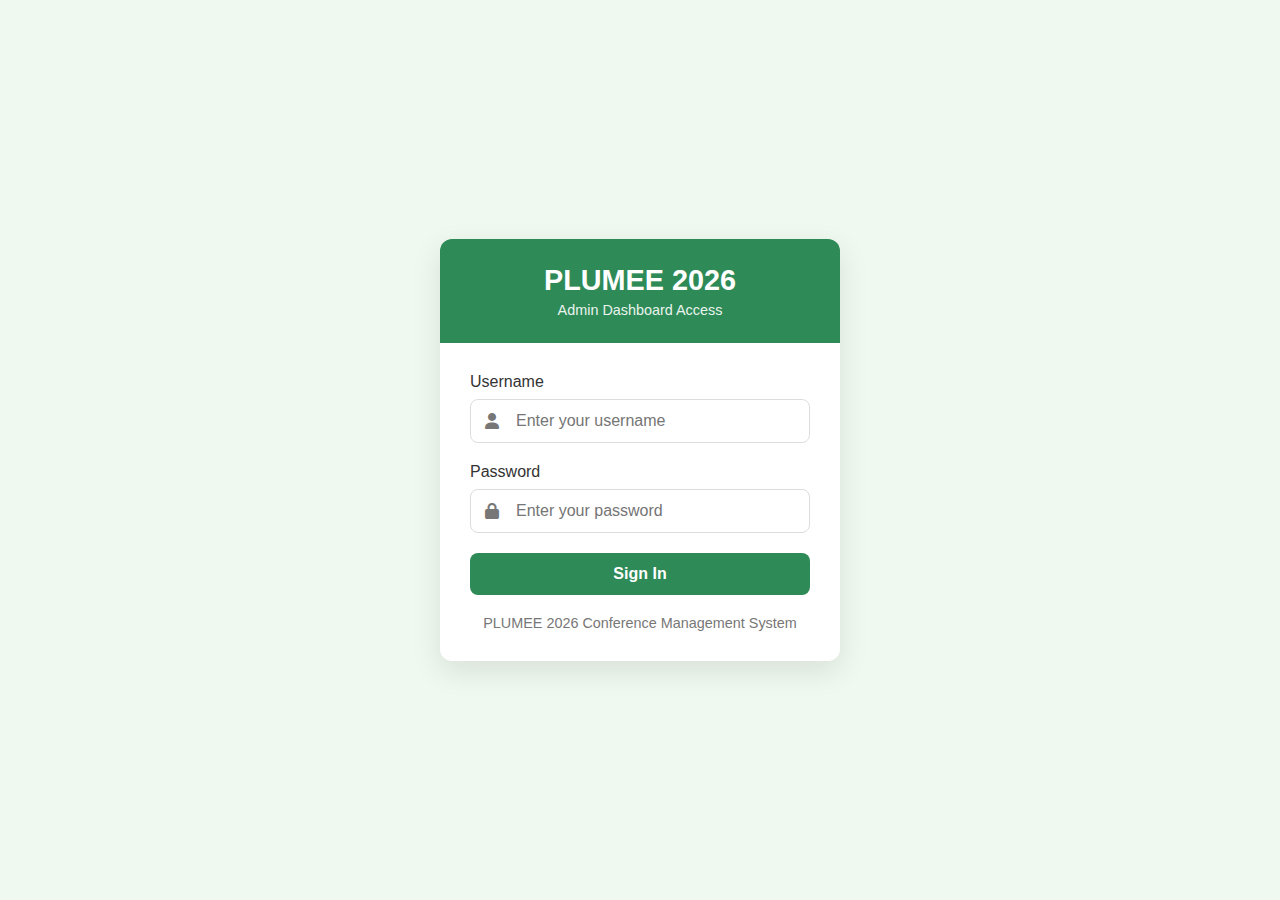
<file: dashboard/index.html>
<!DOCTYPE html>
<html lang="en">
<head>
    <meta charset="UTF-8">
    <meta name="viewport" content="width=device-width, initial-scale=1.0">
    <title>PLUMEE 2026 - Dashboard</title>
    <link rel="stylesheet" href="https://cdnjs.cloudflare.com/ajax/libs/font-awesome/6.0.0/css/all.min.css">
    <link rel="stylesheet" href="styles/dashboard.css">
</head>
<body>
    <div class="dashboard-container">
        <!-- Sidebar -->
        <aside class="sidebar">
            <div class="sidebar-header">
                <h2>PLUMEE 2026</h2>
                <p>Admin Dashboard</p>
            </div>
            
            <nav class="sidebar-nav">
                <ul>
                    <li class="active">
                        <a href="#" data-section="overview">
                            <i class="fas fa-home"></i> Overview
                        </a>
                    </li>
                    <li>
                        <a href="#" data-section="registrations">
                            <i class="fas fa-users"></i> Registrations
                            <span class="badge" id="registration-count">0</span>
                        </a>
                    </li>
                    <li>
                        <a href="#" data-section="abstracts">
                            <i class="fas fa-file-alt"></i> Abstracts
                            <span class="badge" id="abstract-count">0</span>
                        </a>
                    </li>
                    <li>
                        <a href="#" data-section="export">
                            <i class="fas fa-file-export"></i> Export Data
                        </a>
                    </li>
                </ul>
                
                <div class="sidebar-footer">
                    <button id="logoutBtn" class="btn-logout">
                        <i class="fas fa-sign-out-alt"></i> Logout
                    </button>
                </div>
            </nav>
        </aside>

        <!-- Main Content -->
        <main class="main-content">
            <header class="top-bar">
                <div class="search-bar">
                    <i class="fas fa-search"></i>
                    <input type="text" placeholder="Search...">
                </div>
                <div class="user-info">
                    <span id="welcome-message">Welcome, Admin</span>
                    <div class="user-avatar">
                        <i class="fas fa-user-circle"></i>
                    </div>
                </div>
            </header>

            <!-- Dashboard Content -->
            <div class="content-area">
                <!-- Overview Section -->
                <section id="overview" class="dashboard-section active">
                    <h2>Overview</h2>
                    <div class="stats-container">
                        <div class="stat-card">
                            <div class="stat-icon" style="background: #e3f2fd;">
                                <i class="fas fa-users" style="color: #2196f3;"></i>
                            </div>
                            <div class="stat-info">
                                <h3>Total Registrations</h3>
                                <p class="stat-number" id="total-registrations">0</p>
                                <p class="stat-change"><span class="positive">+0%</span> from last week</p>
                            </div>
                        </div>
                        
                        <div class="stat-card">
                            <div class="stat-icon" style="background: #e8f5e9;">
                                <i class="fas fa-file-alt" style="color: #4caf50;"></i>
                            </div>
                            <div class="stat-info">
                                <h3>Abstracts Submitted</h3>
                                <p class="stat-number" id="total-abstracts">0</p>
                                <p class="stat-change"><span class="positive">+0%</span> from last week</p>
                            </div>
                        </div>
                        
                        <div class="stat-card">
                            <div class="stat-icon" style="background: #fff3e0;">
                                <i class="fas fa-chart-line" style="color: #ff9800;"></i>
                            </div>
                            <div class="stat-info">
                                <h3>Attendance Rate</h3>
                                <p class="stat-number">0%</p>
                                <p class="stat-change">Based on registrations</p>
                            </div>
                        </div>
                    </div>
                    
                    <div class="recent-activity">
                        <h3>Recent Registrations</h3>
                        <div class="table-responsive">
                            <table id="recent-registrations">
                                <thead>
                                    <tr>
                                        <th>Name</th>
                                        <th>Institution</th>
                                        <th>Type</th>
                                        <th>Status</th>
                                        <th>Date</th>
                                        <th>Actions</th>
                                    </tr>
                                </thead>
                                <tbody>
                                    <!-- Will be populated by JavaScript -->
                                </tbody>
                            </table>
                        </div>
                    </div>
                </section>

                <!-- Registrations Section -->
                <section id="registrations" class="dashboard-section">
                    <div class="section-header">
                        <h2>Registrations</h2>
                        <div class="section-actions">
                            <button id="export-registrations" class="btn btn-primary">
                                <i class="fas fa-download"></i> Export CSV
                            </button>
                        </div>
                    </div>
                    
                    <div class="filters">
                        <div class="filter-group">
                            <label>Registration Type:</label>
                            <select id="filter-type" class="form-control">
                                <option value="all">All Types</option>
                                <option value="student">Student</option>
                                <option value="academic">Academic</option>
                                <option value="industry">Industry</option>
                            </select>
                        </div>
                        
                        <div class="filter-group">
                            <label>Status:</label>
                            <select id="filter-status" class="form-control">
                                <option value="all">All Statuses</option>
                                <option value="pending">Pending</option>
                                <option value="confirmed">Confirmed</option>
                                <option value="cancelled">Cancelled</option>
                            </select>
                        </div>
                        
                        <button id="apply-filters" class="btn btn-secondary">
                            <i class="fas fa-filter"></i> Apply Filters
                        </button>
                    </div>
                    
                    <div class="table-responsive">
                        <table id="registrations-table">
                            <thead>
                                <tr>
                                    <th>#</th>
                                    <th>Name</th>
                                    <th>Email</th>
                                    <th>Institution</th>
                                    <th>Type</th>
                                    <th>Participation</th>
                                    <th>Status</th>
                                    <th>Date</th>
                                    <th>Actions</th>
                                </tr>
                            </thead>
                            <tbody>
                                <!-- Will be populated by JavaScript -->
                            </tbody>
                        </table>
                    </div>
                    
                    <div class="pagination">
                        <button id="prev-page" class="btn btn-secondary" disabled>
                            <i class="fas fa-chevron-left"></i> Previous
                        </button>
                        <span id="page-info">Page 1 of 1</span>
                        <button id="next-page" class="btn btn-secondary" disabled>
                            Next <i class="fas fa-chevron-right"></i>
                        </button>
                    </div>
                </section>

                <!-- Abstracts Section -->
                <section id="abstracts" class="dashboard-section">
                    <div class="section-header">
                        <h2>Submitted Abstracts</h2>
                        <div class="section-actions">
                            <button id="download-all-abstracts" class="btn btn-primary">
                                <i class="fas fa-download"></i> Download All
                            </button>
                        </div>
                    </div>
                    
                    <div class="table-responsive">
                        <table id="abstracts-table">
                            <thead>
                                <tr>
                                    <th>#</th>
                                    <th>Author</th>
                                    <th>Title</th>
                                    <th>Type</th>
                                    <th>Status</th>
                                    <th>Date</th>
                                    <th>Actions</th>
                                </tr>
                            </thead>
                            <tbody>
                                <!-- Will be populated by JavaScript -->
                            </tbody>
                        </table>
                    </div>
                </section>

                <!-- Export Section -->
                <section id="export" class="dashboard-section">
                    <h2>Export Data</h2>
                    <div class="export-options">
                        <div class="export-card">
                            <i class="fas fa-file-csv"></i>
                            <h3>Export to CSV</h3>
                            <p>Download all registration data in CSV format</p>
                            <button id="export-csv" class="btn btn-primary">
                                <i class="fas fa-download"></i> Export CSV
                            </button>
                        </div>
                        
                        <div class="export-card">
                            <i class="fas fa-file-excel"></i>
                            <h3>Export to Excel</h3>
                            <p>Download all registration data in Excel format</p>
                            <button id="export-excel" class="btn btn-success">
                                <i class="fas fa-file-export"></i> Export Excel
                            </button>
                        </div>
                        
                        <div class="export-card">
                            <i class="fas fa-file-pdf"></i>
                            <h3>Generate Report</h3>
                            <p>Create a detailed PDF report of all registrations</p>
                            <button id="generate-report" class="btn btn-danger">
                                <i class="fas fa-file-pdf"></i> Generate PDF
                            </button>
                        </div>
                    </div>
                </section>
            </div>
        </main>
    </div>

    <!-- Modal for viewing registration details -->
    <div id="registration-modal" class="modal">
        <div class="modal-content">
            <div class="modal-header">
                <h3>Registration Details</h3>
                <button class="close-modal">&times;</button>
            </div>
            <div class="modal-body" id="registration-details">
                <!-- Will be populated by JavaScript -->
            </div>
            <div class="modal-footer">
                <button class="btn btn-secondary close-modal">Close</button>
                <button class="btn btn-primary" id="print-registration">
                    <i class="fas fa-print"></i> Print
                </button>
            </div>
        </div>
    </div>

    <script src="auth.js"></script>
    <script src="dashboard.js"></script>
</body>
</html>
</file>
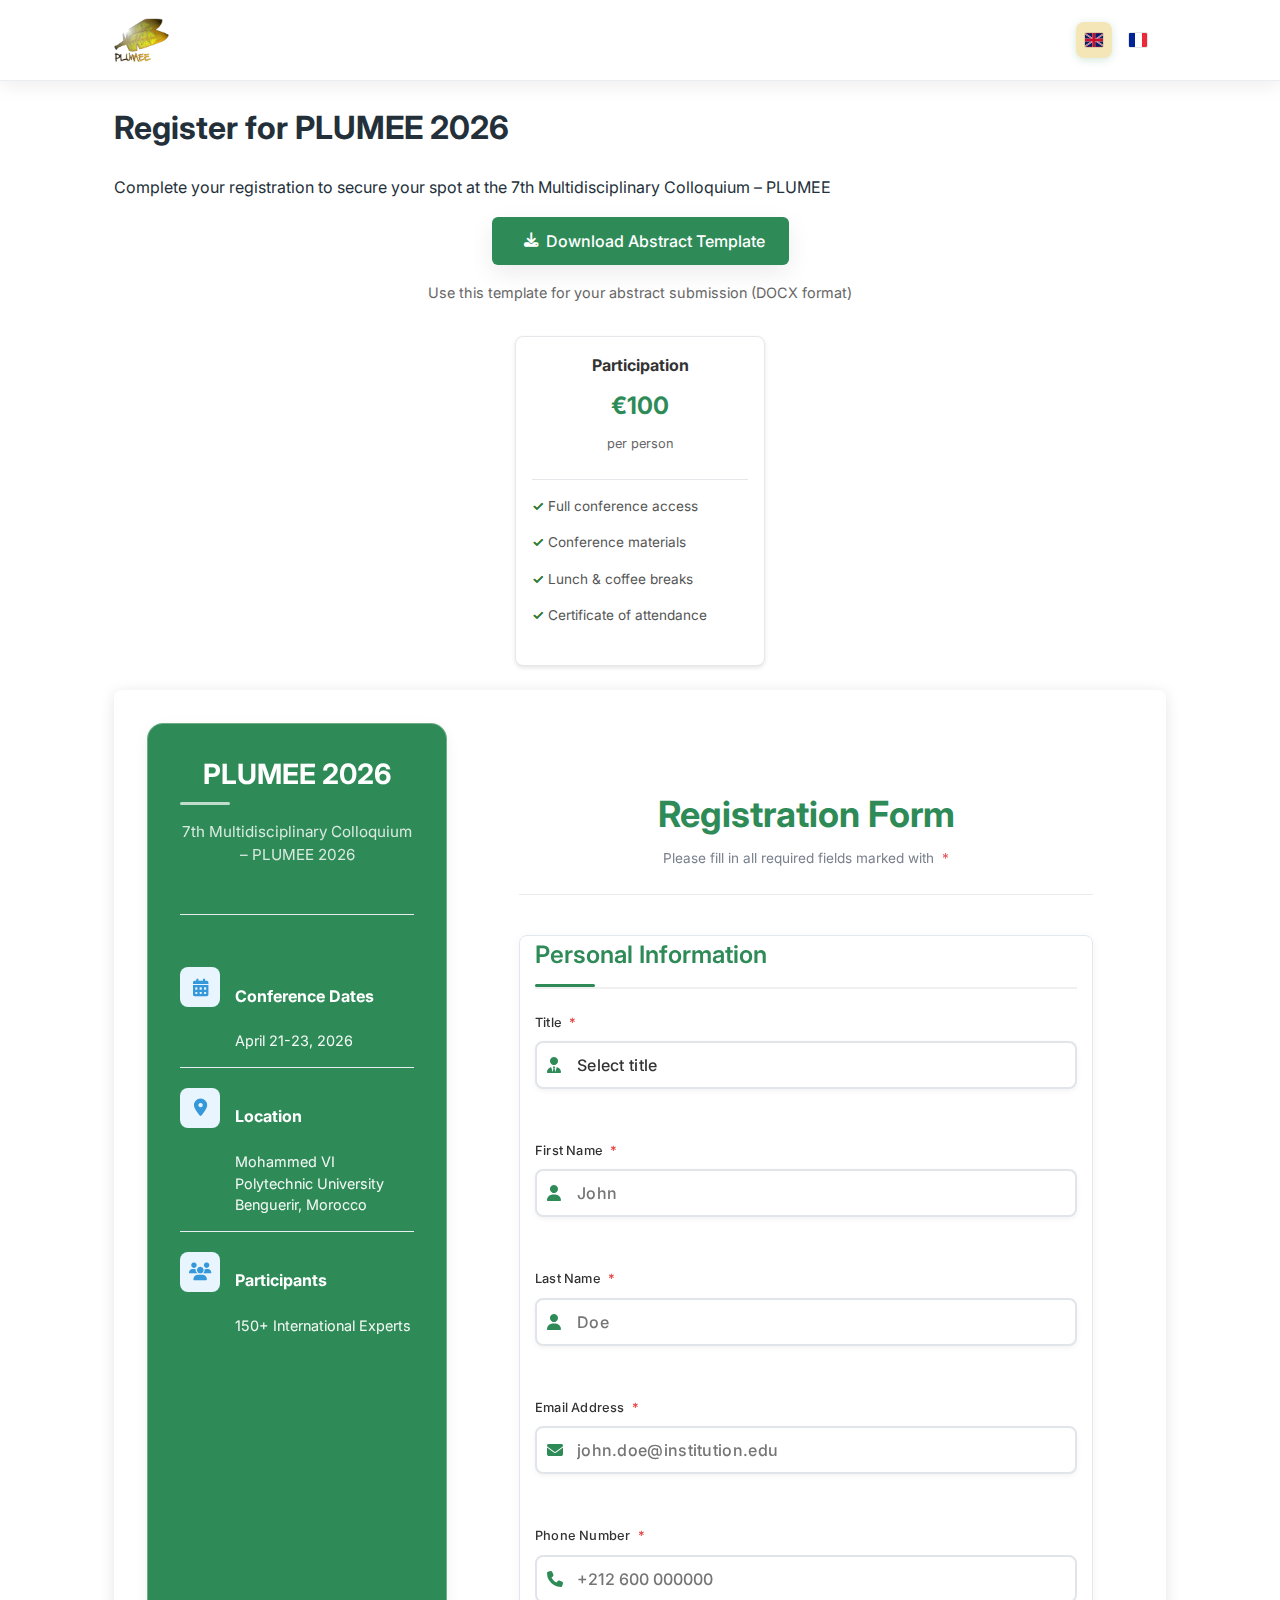
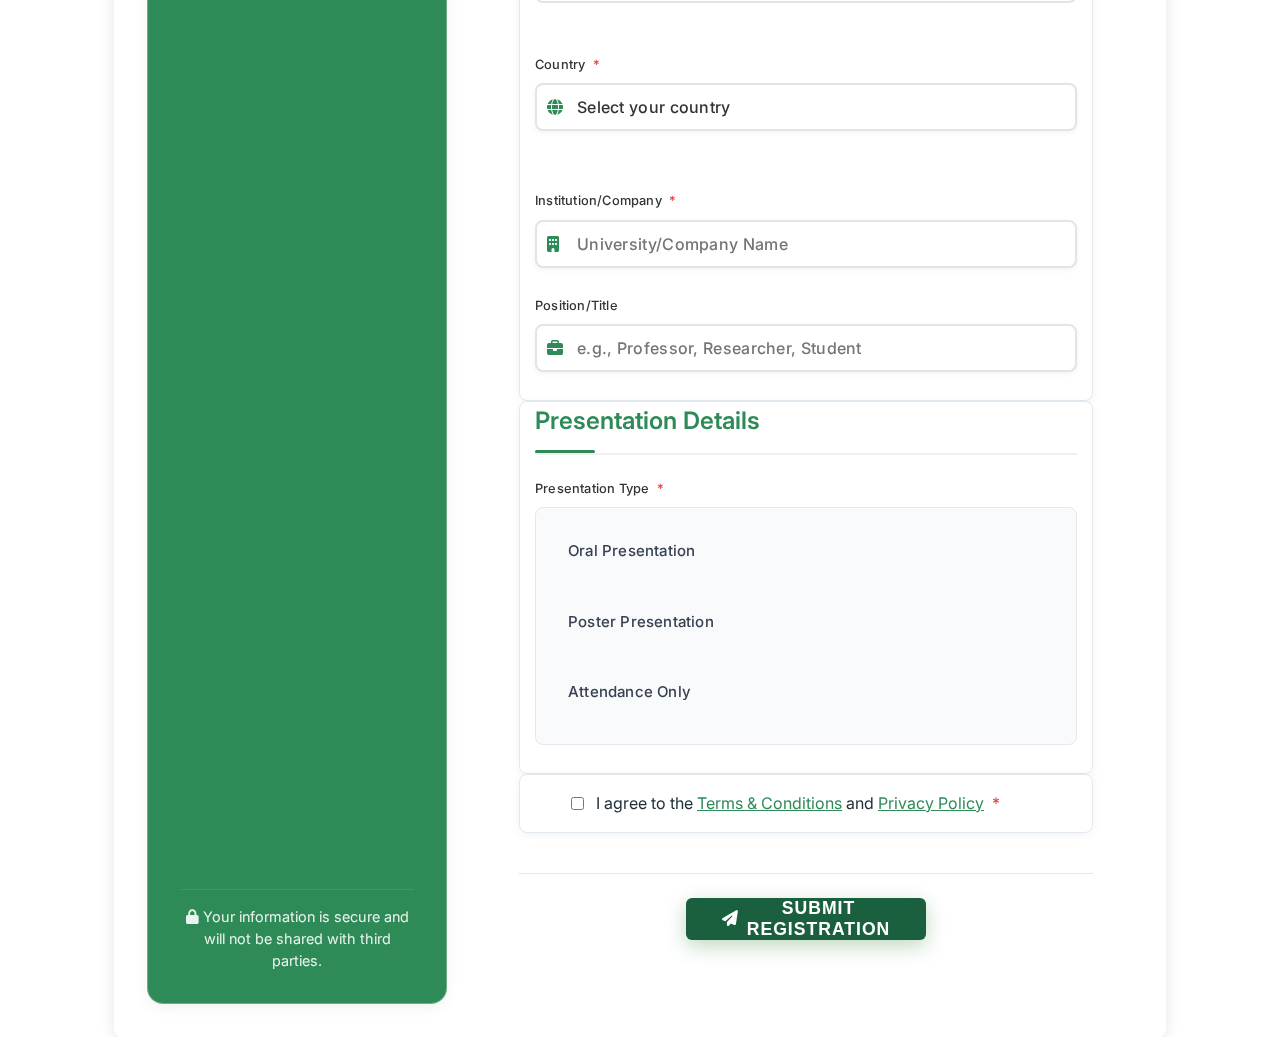
<file: registration.html>
<!DOCTYPE html>
<html lang="en">
<head>
  <meta charset="utf-8" />
  <meta name="viewport" content="width=device-width, initial-scale=1" />
  <title>Registration - PLUMEE 2026</title>
  <meta name="description" content="Register for PLUMEE 2026 - International Conference on Plasma Technology" />
  <link rel="icon" href="assets/PLUMEE_logo (1).png" type="image/png" />
  <link rel="preconnect" href="https://fonts.gstatic.com" crossorigin>
  <link href="https://fonts.googleapis.com/css2?family=Inter:wght@400;500;600;700&display=swap" rel="stylesheet">
  <link rel="stylesheet" href="https://cdnjs.cloudflare.com/ajax/libs/font-awesome/6.4.0/css/all.min.css">
  <link rel="stylesheet" href="style.css">
  <link rel="stylesheet" href="css/form-styles.css">
</head>
<body>
  <a class="skip-link" href="#main">Skip to content</a>

  <header class="site-header" role="banner">
    <div class="container header-inner">
      <a class="brand" href="index.html" aria-label="Home">
        <img src="assets/PLUMEE_logo (1).png" alt="PLUMEE 2026" class="brand-mark" />
      </a>

      <div class="lang-switch" role="group" aria-label="Language Selector">
        <button class="lang-btn" data-lang="en" aria-pressed="true" aria-label="English">
          <img src="assets/flag-en.svg" alt="English" width="24" height="16" />
        </button>
        <button class="lang-btn" data-lang="fr" aria-pressed="false" aria-label="Français">
          <img src="assets/flag-fr.svg" alt="Français" width="24" height="16" />
        </button>
      </div>
    </div>
  </header>

  <main id="main" tabindex="-1">
    <div class="container">
      <div class="registration-page">
    <div class="page-header">
      <h1>Register for PLUMEE 2026</h1>
      <p>Complete your registration to secure your spot at the 7th Multidisciplinary Colloquium – PLUMEE 2026</p>
    </div>

    <div class="abstract-template-section" style="text-align: center; margin-bottom: 2rem;">
      <a href="assets/template_fr_plumee.doc" download class="btn btn-secondary" style="display: inline-flex; align-items: center; gap: 0.5rem; margin-bottom: 1rem;">
        <i class="fas fa-download"></i>
        Download Abstract Template
      </a>
      <p style="color: #666; font-size: 0.9rem; margin: 0;">
        Use this template for your abstract submission (DOCX format)
      </p>
    </div>

    <div class="pricing-section" style="margin-bottom: 1.5rem;">
        <div class="pricing-cards" style="display: grid; grid-template-columns: repeat(auto-fit, minmax(250px, 1fr)); gap: 1rem; justify-content: center; align-items: stretch;">
          <div class="pricing-card" style="flex: 1; min-width: 200px; max-width: 250px; padding: 1rem; border-radius: 8px; border: 1px solid #e5e7eb; background: white; box-shadow: 0 2px 4px rgba(0,0,0,0.1);">
            <div class="pricing-header" style="text-align: center; margin-bottom: 0.75rem;">
              <h3 class="pricing-title" style="font-size: 1rem; margin: 0; color: #333;">Participation</h3>
              <div class="pricing-price" style="font-size: 1.5rem; font-weight: bold; color: #2E8B57;">€100</div>
              <p class="pricing-period" style="font-size: 0.8rem; color: #666; margin: 0;">per person</p>
            </div>
            <ul class="pricing-features" style="list-style: none; padding: 0; margin: 0 0 0.75rem 0; font-size: 0.85rem;">
              <li style="padding: 0.25rem 0; color: #555;">✓ Full conference access</li>
              <li style="padding: 0.25rem 0; color: #555;">✓ Conference materials</li>
              <li style="padding: 0.25rem 0; color: #555;">✓ Lunch & coffee breaks</li>
              <li style="padding: 0.25rem 0; color: #555;">✓ Certificate of attendance</li>
            </ul>
            <button class="btn btn-outline select-plan" data-plan="student" style="width: 100%; padding: 0.5rem; font-size: 0.9rem; border: 1px solid #2E8B57; color: #2E8B57; background: white; border-radius: 4px; cursor: pointer;">Select</button>
          </div>

          
          
        </div>
      </div>
    </div>

    <div class="form-container">
      <!-- Sidebar -->
      <div class="form-sidebar">
        <div>
          <div class="sidebar-header">
            <h2>PLUMEE 2026</h2>
            <p>7th Multidisciplinary Colloquium – PLUMEE 2026</p>
          </div>

          <div class="event-details">
            <div class="detail-item">
              <div class="detail-icon">
                <i class="fas fa-calendar-alt"></i>
              </div>
              <div class="detail-text">
                <h4>Conference Dates</h4>
                <p>April 21-23, 2026</p>
              </div>
            </div>

            <div class="detail-item">
              <div class="detail-icon">
                <i class="fas fa-map-marker-alt"></i>
              </div>
              <div class="detail-text">
                <h4>Location</h4>
                <p>Mohammed VI Polytechnic University<br>Benguerir, Morocco</p>
              </div>
            </div>

            <div class="detail-item">
              <div class="detail-icon">
                <i class="fas fa-users"></i>
              </div>
              <div class="detail-text">
                <h4>Participants</h4>
                <p>150+ International Experts</p>
              </div>
            </div>
          </div>
        </div>

        <div class="sidebar-footer">
          <p style="opacity: 0.9; font-size: 0.9rem;">
            <i class="fas fa-lock"></i> Your information is secure and will not be shared with third parties.
          </p>
        </div>
      </div>

      <!-- Form Content -->
      <div class="form-content">
        <div class="form-header">
          <h2>Registration Form</h2>
          <p>Please fill in all required fields marked with <span class="required">*</span></p>
        </div>

        <div id="form-messages"></div>
        
        <form id="regForm" action="save_registration.php" method="POST" enctype="multipart/form-data" novalidate>
          <!-- Personal Information -->
          <div class="form-section">
            <h3 class="section-title">Personal Information</h3>
            <div class="form-grid">
              <div class="form-group">
                <label for="title">Title <span class="required">*</span></label>
                <div class="input-with-icon">
                  <i class="fas fa-user-tie"></i>
                  <select id="title" name="title" required>
                    <option value="">Select title</option>
                    <option value="mr">Mr.</option>
                    <option value="mrs">Mrs.</option>
                    <option value="ms">Ms.</option>
                    <option value="dr">Dr.</option>
                    <option value="prof">Prof.</option>
                  </select>
                </div>
                <div class="error-message">Please select a title</div>
              </div>

              <div class="form-group">
                <label for="firstName">First Name <span class="required">*</span></label>
                <div class="input-with-icon">
                  <i class="fas fa-user"></i>
                  <input type="text" id="firstName" name="firstName" required 
                         placeholder="John" autocomplete="given-name"  />
                </div>
                <div class="error-message">Please enter your first name</div>
              </div>

              <div class="form-group">
                <label for="lastName">Last Name <span class="required">*</span></label>
                <div class="input-with-icon">
                  <i class="fas fa-user"></i>
                  <input type="text" id="lastName" name="lastName" required 
                         placeholder="Doe" autocomplete="family-name"  />
                </div>
                <div class="error-message">Please enter your last name</div>
              </div>

              <div class="form-group">
                <label for="email">Email Address <span class="required">*</span></label>
                <div class="input-with-icon">
                  <i class="fas fa-envelope"></i>
                  <input type="email" id="email" name="email" required 
                         placeholder="john.doe@institution.edu" autocomplete="email"  />
                </div>
                <div class="error-message">Please enter a valid email address</div>
              </div>

              <div class="form-group">
                <label for="phone">Phone Number <span class="required">*</span></label>
                <div class="input-with-icon">
                  <i class="fas fa-phone"></i>
                  <input type="tel" id="phone" name="phone" required
                         placeholder="+212 600 000000" autocomplete="tel"  />
                </div>
                <div class="error-message">Please enter a valid phone number</div>
              </div>

              <div class="form-group">
                <label for="country">Country <span class="required">*</span></label>
                <div class="input-with-icon">
                  <i class="fas fa-globe"></i>
                  <select id="country" name="country" required >
                    <option value="">Select your country</option>
                    <option value="Morocco">Morocco</option>
                    <option value="France">France</option>
                    <option value="Spain">Spain</option>
                    <option value="Germany">Germany</option>
                    <option value="USA">United States</option>
                    <option value="UK">United Kingdom</option>
                    <option value="Canada">Canada</option>
                    <option value="Other">Other</option>
                  </select>
                </div>
                <div class="error-message">Please select your country</div>
              </div>
            </div>

            <div class="form-group">
              <label for="affiliation">Institution/Company <span class="required">*</span></label>
              <div class="input-with-icon">
                <i class="fas fa-building"></i>
                <input type="text" id="affiliation" name="affiliation" required 
                       placeholder="University/Company Name"  />
              </div>
              <div class="error-message">Please enter your institution or company name</div>
            </div>

            <div class="form-group">
              <label for="position">Position/Title</label>
              <div class="input-with-icon">
                <i class="fas fa-briefcase"></i>
                <input type="text" id="position" name="position" 
                       placeholder="e.g., Professor, Researcher, Student"  />
              </div>
            </div>
          </div>

          
          <!-- Presentation Details -->
          <div class="form-section">
            <h3 class="section-title">Presentation Details</h3>
            <div class="form-group">
              <label>Presentation Type <span class="required">*</span></label>
              <div class="radio-group">
                <label class="radio-option">
                  <input type="radio" name="presentationType" value="oral" id="oral-presentation" onchange="toggleAbstractUpload(true)">
                  <span class="radio-label">Oral Presentation</span>
                </label>
                <label class="radio-option">
                  <input type="radio" name="presentationType" value="poster" id="poster-presentation" onchange="toggleAbstractUpload(true)">
                  <span class="radio-label">Poster Presentation</span>
                </label>
                <label class="radio-option">
                  <input type="radio" name="presentationType" value="none" id="no-presentation" checked onchange="toggleAbstractUpload(false)">
                  <span class="radio-label">Attendance Only</span>
                </label>
              </div>
            </div>

            <div id="abstract-upload-section" style="display: none;">
              <div class="form-group">
                <label for="abstractTitle">Abstract Title <span class="required">*</span></label>
                <input type="text" id="abstractTitle" name="abstractTitle" 
                       placeholder="Enter your abstract title"  />
                <div class="error-message">Please enter your abstract title</div>
              </div>

              <div class="form-group">
                <label for="topic">Presentation Topic</label>
                <div class="input-with-icon">
                  <i class="fas fa-tag"></i>
                  <select id="topic" name="topic" >
                    <option value="">Select a topic (optional)</option>
                    <option value="natural_resources">Natural Resources and Waste Recycling</option>
                    <option value="materials_depollution">Materials for Depollution</option>
                    <option value="energy_storage">Energy Storage and Renewable Energy</option>
                    <option value="surface_treatment">Surface Treatment</option>
                    <option value="nanotechnologies">Nanomaterials and Nanotechnologies</option>
                    <option value="advanced_materials">Advanced Materials for Electronics</option>
                    <option value="embedded_systems">Embedded Systems for Ecological Transition</option>
                    <option value="ai_materials">AI for Materials and Electronic Systems</option>
                    <option value="em_waves">EM Waves and Living Matter</option>
                    <option value="embedded_security">Embedded Systems and Cybersecurity</option>
                    <option value="other">Other (please specify in abstract)</option>
                  </select>
                </div>
              </div>

              <div class="form-group">
                <label>Upload Abstract <span class="required">*</span></label>
                <div class="file-upload-wrapper">
                  <input type="file" id="abstractFile" name="abstractFile" accept=".pdf,.doc,.docx" style="display: none;">
                  <label for="abstractFile" class="file-upload-label">
                    <i class="fas fa-cloud-upload-alt"></i>
                    <div>Click to upload your abstract</div>
                    <div class="file-upload-hint">PDF, DOC, or DOCX (max 5MB)</div>
                  </label>
                </div>
                <div id="file-info" class="file-info" style="display: none;"></div>
                <div class="error-message">Please upload your abstract file</div>
              </div>
            </div>
          </div>

          <!-- Terms and Conditions -->
          <div class="form-section">
            <div class="checkbox-group">
              <label class="checkbox-option">
                <input type="checkbox" id="terms" name="terms" required>
                <span>
                  I agree to the <a href="#" target="_blank" style="color: #2E8B57;">Terms & Conditions</a> 
                  and <a href="#" target="_blank" style="color: #2E8B57;">Privacy Policy</a> 
                  <span class="required">*</span>
                </span>
              </label>
            </div>
          </div>

          <!-- Submit Button -->
          <div class="form-navigation">
            <button type="submit" class="btn-submit">
              <i class="fas fa-paper-plane"></i> Submit Registration
            </button>
          </div>
        </form>
      </div>
    </div>
  </div>

  <script>
    // Show success/error messages
    function showError(message) {
      const messagesContainer = document.getElementById('form-messages');
      if (!messagesContainer) return;
      
      messagesContainer.innerHTML = `
        <div class="alert alert-error">
          <i class="fas fa-exclamation-circle"></i>
          <span>${message}</span>
        </div>
      `;
      messagesContainer.scrollIntoView({ behavior: 'smooth', block: 'center' });
      
      setTimeout(() => {
        messagesContainer.style.opacity = '0';
        setTimeout(() => {
          messagesContainer.innerHTML = '';
          messagesContainer.style.opacity = '1';
        }, 500);
      }, 5000);
    }
    
    function showSuccess(message) {
      const messagesContainer = document.getElementById('form-messages');
      if (!messagesContainer) return;
      
      messagesContainer.innerHTML = `
        <div class="alert alert-success">
          <i class="fas fa-check-circle"></i>
          <span>${message}</span>
        </div>
      `;
      messagesContainer.scrollIntoView({ behavior: 'smooth', block: 'center' });
      
      setTimeout(() => {
        messagesContainer.style.opacity = '0';
        setTimeout(() => {
          messagesContainer.innerHTML = '';
          messagesContainer.style.opacity = '1';
        }, 500);
      }, 5000);
    }
    
    // Make functions globally available
    window.showError = showError;
    window.showSuccess = showSuccess;
    
    // Form submission handler
    document.getElementById('regForm').addEventListener('submit', async function(e) {
      e.preventDefault();
      
      const form = e.target;
      const submitBtn = form.querySelector('button[type="submit"]');
      const originalBtnText = submitBtn.innerHTML;
      
      // Show loading state
      submitBtn.disabled = true;
      submitBtn.innerHTML = '<i class="fas fa-spinner fa-spin"></i> Submitting...';
      
      try {
        const formData = new FormData(form);
        
        // Send the form data to the server
        const response = await fetch('save_registration.php', {
          method: 'POST',
          body: formData
        });
        
        const result = await response.json();
        
        if (result.status === 'success') {
          showSuccess('Registration successful! ' + (result.registrationId ? 'Your registration ID: ' + result.registrationId : ''));
          form.reset();
          // Clear file input preview if exists
          const fileInfo = document.getElementById('file-info');
          if (fileInfo) {
            fileInfo.textContent = 'No file chosen';
            fileInfo.style.display = 'none';
          }
          // Hide abstract upload section if it was shown
          toggleAbstractUpload(false);
        } else {
          showError(result.message || 'An error occurred during registration');
        }
      } catch (error) {
        console.error('Error:', error);
        showError('Failed to submit form. Please try again or contact support.');
      } finally {
        submitBtn.disabled = false;
        submitBtn.innerHTML = originalBtnText;
      }
    });
  </script>
  <script>
    // Toggle abstract upload section
    function toggleAbstractUpload(show) {
      const abstractSection = document.getElementById('abstract-upload-section');
      const abstractTitle = document.getElementById('abstractTitle');
      const abstractFile = document.getElementById('abstractFile');
      
      if (show) {
        abstractSection.style.display = 'block';
        if (abstractTitle) abstractTitle.required = true;
        if (abstractFile) abstractFile.required = true;
      } else {
        abstractSection.style.display = 'none';
        if (abstractTitle) {
          abstractTitle.required = false;
          abstractTitle.value = '';
        }
        if (abstractFile) {
          abstractFile.required = false;
          abstractFile.value = '';
        }
        const fileInfo = document.getElementById('file-info');
        if (fileInfo) {
          fileInfo.style.display = 'none';
          fileInfo.textContent = '';
        }
      }
    }

    // Handle file upload preview
    document.addEventListener('DOMContentLoaded', function() {
      const fileInput = document.getElementById('abstractFile');
      const fileInfo = document.getElementById('file-info');
      
      if (fileInput && fileInfo) {
        fileInput.addEventListener('change', function(e) {
          const file = e.target.files[0];
          if (file) {
            // Check file size (5MB max)
            const maxSize = 5 * 1024 * 1024;
            if (file.size > maxSize) {
              fileInfo.textContent = 'File is too large. Max size is 5MB.';
              fileInfo.style.background = '#fef2f2';
              fileInfo.style.color = '#991b1b';
              fileInput.value = '';
              fileInfo.style.display = 'block';
              return;
            }
            
            // Show file info
            fileInfo.textContent = `Selected: ${file.name} (${(file.size / 1024 / 1024).toFixed(2)} MB)`;
            fileInfo.style.background = '#f0fdf4';
            fileInfo.style.color = '#166534';
            fileInfo.style.display = 'block';
          }
        });
      }
    });
  </script>

  <!-- 10) FOOTER -->
  <footer class="site-footer" role="contentinfo">
    <div class="container footer-inner">
      <div class="footer-brand">
        <img src="assets/PLUMEE_logo (1).png" alt="" />
        <p class="tiny muted" data-i18n="footer.tag">Built for PLUMEE 2026</p>
      </div>

      <nav aria-label="Footer">
        <ul class="footer-nav">
          <li><a href="index.html#about" data-i18n="nav.about">About</a></li>
          <li><a href="registration.html" data-i18n="nav.registration">Registration</a></li>
          <li><a href="index.html#venue" data-i18n="nav.venue">Venue</a></li>
        </ul>
      </nav>

      <div class="footer-actions">
        <div class="lang-switch small" role="group" aria-label="Language">
          <button class="chip" data-lang="en" aria-pressed="true">
            <img src="assets/flag-en.svg" alt="English" />
          </button>
          <button class="chip" data-lang="fr" aria-pressed="false">
            <img src="assets/flag-fr.svg" alt="Français" />
          </button>
        </div>
      </div>
    </div>
    <div class="container tiny muted copyright">
      <span> 2026 PLUMEE</span>
      <a href="index.html#hero" class="back-to-top" data-i18n="footer.top">Back to top ↑</a>
    </div>
  </footer>
  </main>
  </div>
  
  <!-- Scripts -->
  <script src="registration-simple-i18n.js"></script>
  </body>
</html>
</file>
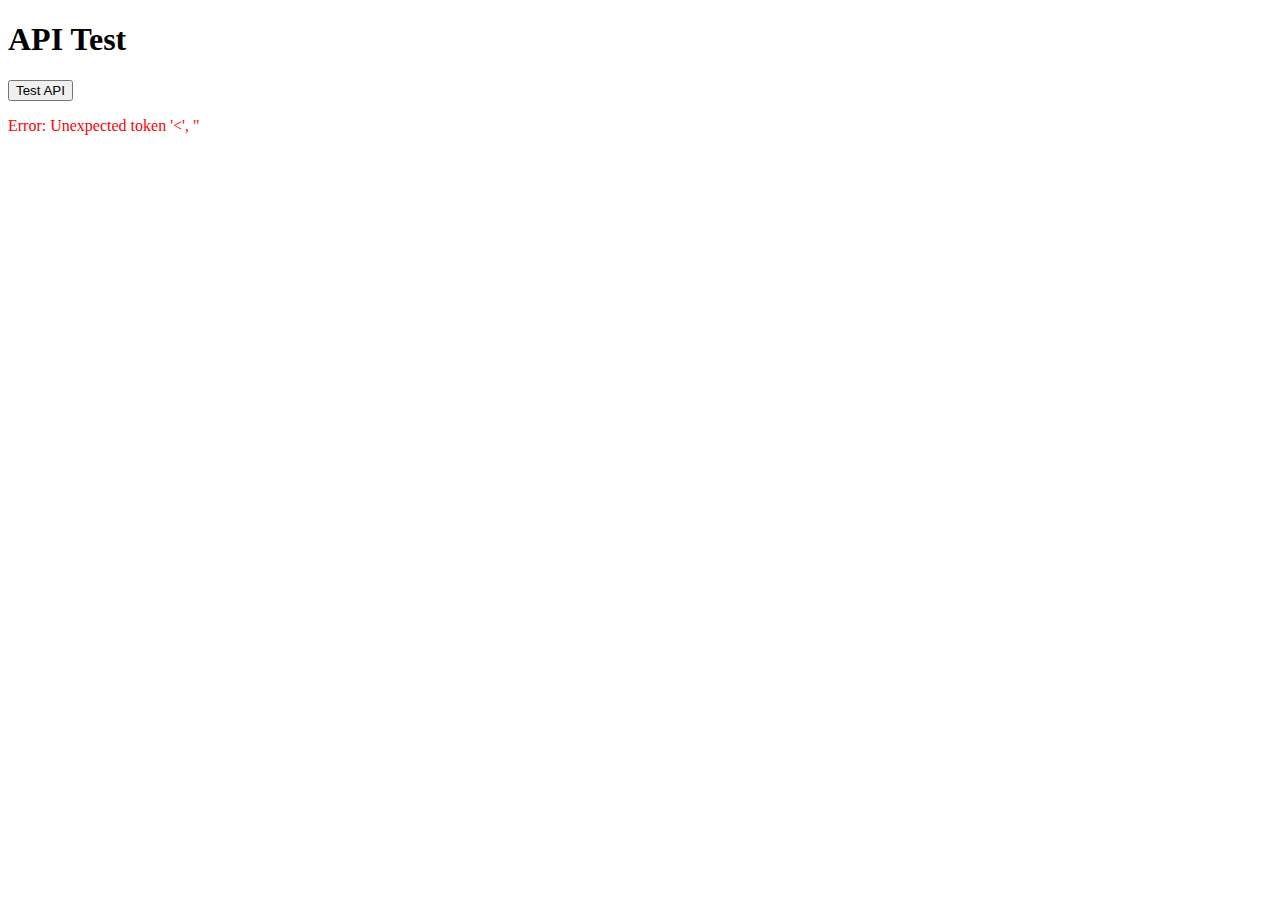
<file: dashboard/api-test.html>
<!DOCTYPE html>
<html>
<head>
    <title>API Test</title>
</head>
<body>
    <h1>API Test</h1>
    <button onclick="testAPI()">Test API</button>
    <div id="result"></div>
    
    <script>
        async function testAPI() {
            try {
                console.log('Testing API...');
                const response = await fetch('../api/registrations.php');
                console.log('Response status:', response.status);
                const result = await response.json();
                console.log('API Result:', result);
                
                document.getElementById('result').innerHTML = `
                    <h3>Result:</h3>
                    <pre>${JSON.stringify(result, null, 2)}</pre>
                    <p>Status: ${result.status}</p>
                    <p>Data count: ${result.data ? result.data.length : 0}</p>
                `;
            } catch (error) {
                console.error('Error:', error);
                document.getElementById('result').innerHTML = `<p style="color: red;">Error: ${error.message}</p>`;
            }
        }
        
        // Auto test
        testAPI();
    </script>
</body>
</html>
</file>
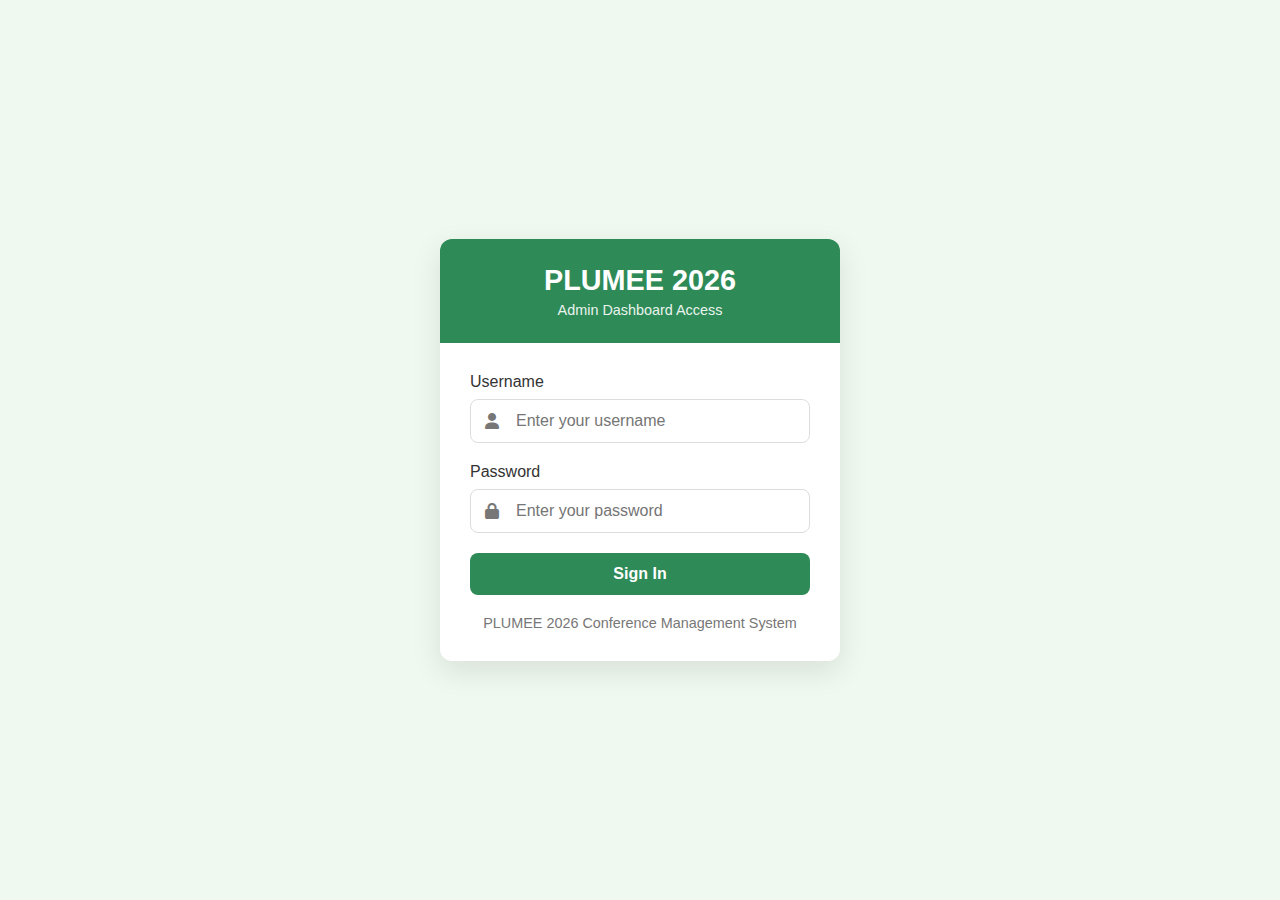
<file: dashboard/login.html>
<!DOCTYPE html>
<html lang="en">
<head>
    <meta charset="UTF-8">
    <meta name="viewport" content="width=device-width, initial-scale=1.0">
    <title>PLUMEE 2026 - Admin Login</title>
    <link rel="stylesheet" href="https://cdnjs.cloudflare.com/ajax/libs/font-awesome/6.0.0/css/all.min.css">
    <style>
        :root {
            --primary-color: #2E8B57;
            --secondary-color: #1e5c3a;
            --error-color: #e74c3c;
            --text-color: #333;
            --light-gray: #f5f5f5;
            --border-color: #ddd;
        }
        
        * {
            margin: 0;
            padding: 0;
            box-sizing: border-box;
            font-family: 'Segoe UI', Tahoma, Geneva, Verdana, sans-serif;
        }
        
        body {
            background-color: #f0f9f0;
            display: flex;
            justify-content: center;
            align-items: center;
            min-height: 100vh;
            padding: 20px;
        }
        
        .login-container {
            background: white;
            border-radius: 12px;
            box-shadow: 0 10px 30px rgba(0, 0, 0, 0.1);
            width: 100%;
            max-width: 400px;
            overflow: hidden;
        }
        
        .login-header {
            background: var(--primary-color);
            color: white;
            padding: 25px;
            text-align: center;
        }
        
        .login-header h1 {
            font-size: 1.8rem;
            margin-bottom: 5px;
        }
        
        .login-header p {
            opacity: 0.9;
            font-size: 0.9rem;
        }
        
        .login-form {
            padding: 30px;
        }
        
        .form-group {
            margin-bottom: 20px;
        }
        
        .form-group label {
            display: block;
            margin-bottom: 8px;
            color: var(--text-color);
            font-weight: 500;
        }
        
        .input-with-icon {
            position: relative;
            display: flex;
            align-items: center;
        }
        
        .input-with-icon i {
            position: absolute;
            left: 15px;
            color: #777;
        }
        
        .form-control {
            width: 100%;
            padding: 12px 15px 12px 45px;
            border: 1px solid var(--border-color);
            border-radius: 8px;
            font-size: 1rem;
            transition: all 0.3s ease;
        }
        
        .form-control:focus {
            border-color: var(--primary-color);
            box-shadow: 0 0 0 3px rgba(46, 139, 87, 0.2);
            outline: none;
        }
        
        .btn {
            width: 100%;
            padding: 12px;
            background: var(--primary-color);
            color: white;
            border: none;
            border-radius: 8px;
            font-size: 1rem;
            font-weight: 600;
            cursor: pointer;
            transition: all 0.3s ease;
        }
        
        .btn:hover {
            background: var(--secondary-color);
        }
        
        .error-message {
            color: var(--error-color);
            font-size: 0.9rem;
            margin-top: 5px;
            display: none;
        }
        
        .login-footer {
            text-align: center;
            margin-top: 20px;
            color: #777;
            font-size: 0.9rem;
        }
        
        @media (max-width: 480px) {
            .login-container {
                margin: 0 15px;
            }
            
            .login-form {
                padding: 20px;
            }
        }
    </style>
</head>
<body>
    <div class="login-container">
        <div class="login-header">
            <h1>PLUMEE 2026</h1>
            <p>Admin Dashboard Access</p>
        </div>
        <form class="login-form" id="loginForm">
            <div class="form-group">
                <label for="username">Username</label>
                <div class="input-with-icon">
                    <i class="fas fa-user"></i>
                    <input type="text" id="username" class="form-control" placeholder="Enter your username" required>
                </div>
                <div class="error-message" id="username-error">Please enter a valid username</div>
            </div>
            
            <div class="form-group">
                <label for="password">Password</label>
                <div class="input-with-icon">
                    <i class="fas fa-lock"></i>
                    <input type="password" id="password" class="form-control" placeholder="Enter your password" required>
                </div>
                <div class="error-message" id="password-error">Incorrect password</div>
            </div>
            
            <button type="submit" class="btn">Sign In</button>
            
            <div class="login-footer">
                <p>PLUMEE 2026 Conference Management System</p>
            </div>
        </form>
    </div>

    <script src="auth.js"></script>
</body>
</html>
</file>
<file: dashboard/styles/dashboard.css>
/* Base Styles */
:root {
  --primary-color: #2E8B57;
  --primary-dark: #1e5c3a;
  --primary-light: #e8f5e9;
  --secondary-color: #f5f5f5;
  --text-color: #333;
  --text-light: #666;
  --border-color: #e0e0e0;
  --success-color: #4caf50;
  --warning-color: #ff9800;
  --danger-color: #f44336;
  --info-color: #2196f3;
  --white: #ffffff;
  --gray-100: #f8f9fa;
  --gray-200: #e9ecef;
  --gray-300: #dee2e6;
  --gray-700: #495057;
  --shadow-sm: 0 1px 3px rgba(0, 0, 0, 0.1);
  --shadow: 0 4px 6px rgba(0, 0, 0, 0.1);
  --shadow-md: 0 10px 15px rgba(0, 0, 0, 0.1);
  --radius: 8px;
  --transition: all 0.3s ease;
}

* {
  margin: 0;
  padding: 0;
  box-sizing: border-box;
}

body {
  font-family: 'Segoe UI', Tahoma, Geneva, Verdana, sans-serif;
  background-color: #f5f7fa;
  color: var(--text-color);
  line-height: 1.6;
}

a {
  text-decoration: none;
  color: inherit;
}

ul {
  list-style: none;
}

button, input, select, textarea {
  font-family: inherit;
  font-size: inherit;
}

.btn {
  display: inline-flex;
  align-items: center;
  justify-content: center;
  padding: 10px 16px;
  border: none;
  border-radius: 6px;
  font-weight: 500;
  cursor: pointer;
  transition: var(--transition);
  white-space: nowrap;
}

.btn i {
  margin-right: 8px;
}

.btn-primary {
  background-color: var(--primary-color);
  color: white;
}

.btn-primary:hover {
  background-color: var(--primary-dark);
}

.btn-secondary {
  background-color: var(--gray-200);
  color: var(--text-color);
}

.btn-secondary:hover {
  background-color: var(--gray-300);
}

.btn-success {
  background-color: var(--success-color);
  color: white;
}

.btn-danger {
  background-color: var(--danger-color);
  color: white;
}

.btn-sm {
  padding: 6px 12px;
  font-size: 0.875rem;
}

.badge {
  display: inline-block;
  padding: 3px 8px;
  font-size: 0.75rem;
  font-weight: 600;
  line-height: 1;
  color: white;
  background-color: var(--danger-color);
  border-radius: 10px;
  margin-left: 8px;
}

/* Layout */
.dashboard-container {
  display: flex;
  min-height: 100vh;
}

/* Sidebar */
.sidebar {
  width: 260px;
  background-color: var(--white);
  box-shadow: var(--shadow);
  display: flex;
  flex-direction: column;
  z-index: 10;
}

.sidebar-header {
  padding: 20px;
  border-bottom: 1px solid var(--border-color);
}

.sidebar-header h2 {
  color: var(--primary-color);
  margin-bottom: 4px;
}

.sidebar-header p {
  font-size: 0.875rem;
  color: var(--text-light);
}

.sidebar-nav {
  flex: 1;
  display: flex;
  flex-direction: column;
  padding: 16px 0;
  overflow-y: auto;
}

.sidebar-nav ul {
  flex: 1;
}

.sidebar-nav li a {
  display: flex;
  align-items: center;
  padding: 12px 20px;
  color: var(--text-color);
  transition: var(--transition);
  position: relative;
}

.sidebar-nav li a:hover,
.sidebar-nav li.active a {
  background-color: var(--primary-light);
  color: var(--primary-color);
}

.sidebar-nav li a i {
  margin-right: 12px;
  width: 20px;
  text-align: center;
}

.sidebar-footer {
  padding: 16px 20px;
  border-top: 1px solid var(--border-color);
}

.btn-logout {
  display: flex;
  align-items: center;
  justify-content: center;
  width: 100%;
  padding: 10px;
  background: none;
  border: 1px solid var(--border-color);
  border-radius: 6px;
  color: var(--text-color);
  cursor: pointer;
  transition: var(--transition);
}

.btn-logout:hover {
  background-color: var(--gray-100);
  color: var(--danger-color);
  border-color: var(--danger-color);
}

/* Main Content */
.main-content {
  flex: 1;
  display: flex;
  flex-direction: column;
  overflow: hidden;
  background-color: #f5f7fa;
}

/* Top Bar */
.top-bar {
  display: flex;
  justify-content: space-between;
  align-items: center;
  padding: 16px 24px;
  background-color: var(--white);
  box-shadow: var(--shadow-sm);
  z-index: 5;
}

.search-bar {
  position: relative;
  width: 300px;
}

.search-bar i {
  position: absolute;
  left: 12px;
  top: 50%;
  transform: translateY(-50%);
  color: var(--text-light);
}

.search-bar input {
  width: 100%;
  padding: 10px 16px 10px 40px;
  border: 1px solid var(--border-color);
  border-radius: 6px;
  font-size: 0.9375rem;
  transition: var(--transition);
}

.search-bar input:focus {
  outline: none;
  border-color: var(--primary-color);
  box-shadow: 0 0 0 2px rgba(46, 139, 87, 0.2);
}

.user-info {
  display: flex;
  align-items: center;
  gap: 12px;
}

.user-avatar {
  width: 40px;
  height: 40px;
  border-radius: 50%;
  background-color: var(--primary-light);
  display: flex;
  align-items: center;
  justify-content: center;
  color: var(--primary-color);
  font-size: 1.25rem;
}

/* Content Area */
.content-area {
  flex: 1;
  padding: 24px;
  overflow-y: auto;
}

.dashboard-section {
  display: none;
  animation: fadeIn 0.3s ease;
}

.dashboard-section.active {
  display: block;
}

@keyframes fadeIn {
  from { opacity: 0; transform: translateY(10px); }
  to { opacity: 1; transform: translateY(0); }
}

/* Stats Cards */
.stats-container {
  display: grid;
  grid-template-columns: repeat(auto-fill, minmax(280px, 1fr));
  gap: 20px;
  margin-bottom: 30px;
}

.stat-card {
  background: var(--white);
  border-radius: var(--radius);
  padding: 24px;
  box-shadow: var(--shadow);
  display: flex;
  align-items: center;
  transition: var(--transition);
}

.stat-card:hover {
  transform: translateY(-3px);
  box-shadow: var(--shadow-md);
}

.stat-icon {
  width: 60px;
  height: 60px;
  border-radius: 12px;
  display: flex;
  align-items: center;
  justify-content: center;
  margin-right: 16px;
  font-size: 1.75rem;
}

.stat-info h3 {
  font-size: 1rem;
  color: var(--text-light);
  margin-bottom: 4px;
}

.stat-number {
  font-size: 1.75rem;
  font-weight: 700;
  color: var(--text-color);
  margin-bottom: 4px;
}

.stat-change {
  font-size: 0.8125rem;
  color: var(--text-light);
}

.positive {
  color: var(--success-color);
}

.negative {
  color: var(--danger-color);
}

/* Tables */
.table-responsive {
  width: 100%;
  overflow-x: auto;
  background: var(--white);
  border-radius: var(--radius);
  box-shadow: var(--shadow);
  margin-bottom: 24px;
}

table {
  width: 100%;
  border-collapse: collapse;
}

th, td {
  padding: 12px 16px;
  text-align: left;
  border-bottom: 1px solid var(--border-color);
}

th {
  background-color: var(--gray-100);
  font-weight: 600;
  color: var(--text-color);
  text-transform: uppercase;
  font-size: 0.75rem;
  letter-spacing: 0.5px;
}

tbody tr:last-child td {
  border-bottom: none;
}

tbody tr:hover {
  background-color: var(--gray-100);
}

.status-badge {
  display: inline-block;
  padding: 4px 8px;
  border-radius: 4px;
  font-size: 0.75rem;
  font-weight: 600;
  text-transform: capitalize;
}

.status-pending {
  background-color: #fff3e0;
  color: #f57c00;
}

.status-confirmed {
  background-color: #e8f5e9;
  color: #2e7d32;
}

.status-cancelled {
  background-color: #ffebee;
  color: #c62828;
}

/* Section Headers */
.section-header {
  display: flex;
  justify-content: space-between;
  align-items: center;
  margin-bottom: 20px;
  flex-wrap: wrap;
  gap: 16px;
}

.section-header h2 {
  font-size: 1.5rem;
  color: var(--text-color);
}

.section-actions {
  display: flex;
  gap: 12px;
}

/* Filters */
.filters {
  display: flex;
  gap: 16px;
  margin-bottom: 20px;
  flex-wrap: wrap;
  align-items: flex-end;
}

.filter-group {
  display: flex;
  flex-direction: column;
  min-width: 180px;
}

.filter-group label {
  font-size: 0.875rem;
  color: var(--text-light);
  margin-bottom: 6px;
}

.form-control {
  padding: 10px 12px;
  border: 1px solid var(--border-color);
  border-radius: 6px;
  font-size: 0.9375rem;
  transition: var(--transition);
  width: 100%;
}

.form-control:focus {
  outline: none;
  border-color: var(--primary-color);
  box-shadow: 0 0 0 2px rgba(46, 139, 87, 0.2);
}

/* Pagination */
.pagination {
  display: flex;
  justify-content: center;
  align-items: center;
  gap: 16px;
  margin-top: 24px;
}

.pagination button:disabled {
  opacity: 0.5;
  cursor: not-allowed;
}

/* Export Cards */
.export-options {
  display: grid;
  grid-template-columns: repeat(auto-fill, minmax(280px, 1fr));
  gap: 20px;
  margin-top: 24px;
}

.export-card {
  background: var(--white);
  border-radius: var(--radius);
  padding: 24px;
  text-align: center;
  box-shadow: var(--shadow);
  transition: var(--transition);
}

.export-card:hover {
  transform: translateY(-3px);
  box-shadow: var(--shadow-md);
}

.export-card i {
  font-size: 2.5rem;
  color: var(--primary-color);
  margin-bottom: 16px;
}

.export-card h3 {
  margin-bottom: 8px;
  color: var(--text-color);
}

.export-card p {
  color: var(--text-light);
  font-size: 0.9375rem;
  margin-bottom: 20px;
}

/* Modal */
.modal {
  display: none;
  position: fixed;
  top: 0;
  left: 0;
  width: 100%;
  height: 100%;
  background-color: rgba(0, 0, 0, 0.5);
  z-index: 1000;
  justify-content: center;
  align-items: center;
  padding: 20px;
}

.modal.active {
  display: flex;
  animation: fadeIn 0.3s ease;
}

.modal-content {
  background: var(--white);
  border-radius: var(--radius);
  width: 100%;
  max-width: 600px;
  max-height: 90vh;
  display: flex;
  flex-direction: column;
  box-shadow: var(--shadow-md);
  overflow: hidden;
}

.modal-header {
  padding: 16px 24px;
  border-bottom: 1px solid var(--border-color);
  display: flex;
  justify-content: space-between;
  align-items: center;
}

.modal-header h3 {
  font-size: 1.25rem;
  color: var(--text-color);
}

.close-modal {
  background: none;
  border: none;
  font-size: 1.5rem;
  cursor: pointer;
  color: var(--text-light);
  transition: var(--transition);
}

.close-modal:hover {
  color: var(--danger-color);
}

.modal-body {
  padding: 24px;
  overflow-y: auto;
  flex: 1;
}

.modal-footer {
  padding: 16px 24px;
  border-top: 1px solid var(--border-color);
  display: flex;
  justify-content: flex-end;
  gap: 12px;
}

/* Responsive */
@media (max-width: 992px) {
  .sidebar {
    width: 80px;
    overflow: hidden;
  }
  
  .sidebar-header h2,
  .sidebar-header p,
  .sidebar-nav a span:not(.badge) {
    display: none;
  }
  
  .sidebar-nav a {
    justify-content: center;
    padding: 16px 0;
  }
  
  .sidebar-nav a i {
    margin-right: 0;
    font-size: 1.25rem;
  }
  
  .sidebar-footer {
    padding: 16px 0;
  }
  
  .btn-logout span {
    display: none;
  }
  
  .btn-logout i {
    margin-right: 0;
    font-size: 1.25rem;
  }
}

@media (max-width: 768px) {
  .stats-container {
    grid-template-columns: 1fr;
  }
  
  .search-bar {
    width: 200px;
  }
  
  .filters {
    flex-direction: column;
    align-items: stretch;
  }
  
  .filter-group {
    width: 100%;
  }
  
  .section-header {
    flex-direction: column;
    align-items: flex-start;
  }
  
  .section-actions {
    width: 100%;
    justify-content: flex-start;
  }
  
  .export-options {
    grid-template-columns: 1fr;
  }
}

@media (max-width: 576px) {
  .top-bar {
    padding: 12px 16px;
  }
  
  .content-area {
    padding: 16px;
  }
  
  .search-bar {
    width: 150px;
  }
  
  .user-info span {
    display: none;
  }
  
  .pagination {
    flex-wrap: wrap;
  }
  
  .pagination button {
    font-size: 0.875rem;
    padding: 8px 12px;
  }
}
</file>
<file: style.css>
:root{
  --color-primary:#2E8B57; /* Changed to green */
  --color-primary-600:#9E6F14;
  --color-primary-light:#F4E6B7;
  --color-accent:#6E8F2A;
  --color-accent-700:#3F6120;
  --color-accent-light:#E8F0D1;
  --color-dark:#23303A;
  --color-muted:#F2F4F7;
  --color-white:#FFFFFF;
  --color-blue:#2E5BBA;
  --color-blue-light:#E8F0FF;
  --color-purple:#7B2CBF;
  --color-purple-light:#F0E6FF;
  --color-orange:#E67E22;
  --color-orange-light:#FDF2E9;

  --radius:14px;
  --shadow:0 8px 24px rgba(0,0,0,.08);
  --shadow-sm:0 2px 8px rgba(0,0,0,.06);
  --space-1:6px; --space-2:12px; --space-3:18px; --space-4:24px; --space-5:32px; --space-6:48px; --space-7:72px;

  --maxw:1100px;

  --section-bg: url('../assets/section-bg.jpg') center/cover no-repeat fixed;
}

*{box-sizing:border-box}
html{scroll-behavior:smooth}
body{
  margin:0;
  font-family:Inter, system-ui, -apple-system, Segoe UI, Roboto, "Helvetica Neue", Arial, "Noto Sans", "Liberation Sans", sans-serif;
  color:var(--color-dark);
  background:#fff;
  line-height:1.6;
}
img{max-width:100%; display:block}
.container{max-width:var(--maxw); margin: 0 auto; padding:0 var(--space-4); width: 100%;}
.section {
  background-color: var(--color-white);
  position: relative;
  padding: var(--space-7) 0;
  overflow: visible; /* Changed from hidden to visible */
  min-height: 100vh;
  display: flex;
  align-items: center;
  justify-content: center;
  width: 100%;
  box-sizing: border-box;
  opacity: 1 !important; /* Ensure sections are visible by default */
  transform: none !important; /* Remove any transform that might be hiding elements */
  transition: opacity 0.6s ease-out, transform 0.6s ease-out; /* Smoother transition */
}

/* Logo card styles */
.about-logo {
  background: var(--color-white);
  padding: 2rem;
  border-radius: var(--radius);
  box-shadow: var(--shadow);
  margin: 2rem auto 0;
  max-width: 350px;
  text-align: center;
  border: 1px solid rgba(0, 0, 0, 0.1);
}

.about-logo img {
  width: 100%;
  height: auto;
  display: block;
  max-width: 100%;
}

/* Speaker and Committee image container - full width square */
.speaker-img-container,
#speakers .speaker-img-container,
.committee-section .speaker-img-container {
  position: relative;
  width: 100%;
  height: 280px; /* Match the height set in speaker-card */
  overflow: hidden;
  border-radius: 12px 12px 0 0;
  margin: 0;
  transition: all 0.3s ease;
}

.speaker-overlay {
  position: absolute;
  bottom: 0;
  left: 0;
  right: 0;
  background: linear-gradient(transparent, rgba(0, 0, 0, 0.7));
  padding: 1rem;
  text-align: right;
  opacity: 1;
  transition: all 0.3s ease;
}

/* Speaker and Committee overlay */
#speakers .speaker-overlay,
.committee-section .speaker-overlay {
  border-radius: 0 0 12px 12px; /* Match the container's border radius */
}

.speaker-card {
  display: flex;
  flex-direction: column;
  height: 100%;
  min-height: 400px; /* Set a minimum height for all cards */
  background: white;
  border-radius: 12px;
  overflow: hidden;
  box-shadow: 0 4px 12px rgba(0, 0, 0, 0.1);
  transition: transform 0.3s ease, box-shadow 0.3s ease;
}

.speaker-card:hover {
  transform: translateY(-5px);
  box-shadow: 0 8px 20px rgba(0, 0, 0, 0.15);
}

.speaker-card .speaker-img-container {
  height: 280px; /* Fixed height for image container */
  width: 100%;
  overflow: hidden;
  flex-shrink: 0; /* Prevent image container from shrinking */
}

.speaker-card .speaker-info {
  padding: 1.5rem;
  background: white;
  flex: 1;
  display: flex;
  flex-direction: column;
}

.speaker-card h3 {
  margin: 0 0 0.5rem 0;
  font-size: 1.25rem;
  color: var(--color-dark);
}

.speaker-card .speaker-affiliation {
  color: #666;
  font-size: 0.9rem;
  margin: 0;
  line-height: 1.5;
}

.speaker-tag {
  color: white;
  font-weight: 600;
  font-size: 0.7rem;
  text-transform: uppercase;
  letter-spacing: 0.5px;
  display: inline-block;
  padding: 0.25rem 0.75rem;
  background: var(--color-accent);
  border-radius: 20px;
  margin-right: 0.5rem;
  margin-bottom: 0.5rem;
  box-shadow: 0 2px 4px rgba(0,0,0,0.2);
}

.speaker-img {
  width: 100%;
  height: 100%;
  object-fit: cover;
  object-position: center;
  transition: transform 0.5s ease;
  will-change: transform;
}

.speaker-card:hover .speaker-img {
  transform: scale(1.05);
}

/* Card text colors */
.about-text h2 {
  color: var(--color-primary);
}

.about-text .section-kicker {
  color: var(--color-accent);
  font-weight: 600;
}

.about-text .body-lg {
  color: var(--color-dark);
  line-height: 1.6;
}

/* Section backgrounds - alternating pattern */
.section {
  position: relative;
  min-height: 100vh;
  width: 100%;
  overflow: hidden;
  background-color: #ffffff;
  color: var(--color-text);
  z-index: 1;
}

/* Sections with background image (odd sections) */
/* Wave styling */
.wave {
  position: absolute;
  left: 0;
  width: 100%;
  overflow: hidden;
  line-height: 0;
  z-index: 1;
}

.wave-top {
  top: -1px;
  transform: rotate(180deg);
}

.wave svg {
  display: block;
  width: calc(100% + 1.3px);
  height: 100px;
}

.wave .shape-fill {
  fill: #f8f9fa;
}

/* Sections with background image */
#about,
#speakers,
#venue {
  background: url('./assets/section-bg.jpg') center/cover no-repeat fixed !important;
  color: white;
  text-shadow: 0 1px 3px rgba(0,0,0,0.3);
  position: relative;
}

#committees {
  position: relative;
  padding-top: 0;
  padding-bottom: 0;
}

#committees .section-header h2,
#committees .section-kicker {
  color: white;
  text-shadow: 0 1px 3px rgba(0,0,0,0.3);
  position: relative;
  z-index: 2;
}

.primary {
  background-color: #f8f9fa;
  color: #23303A;
  position: relative;
  overflow: visible;
}

/* Institutions grid - full width layout */
.institutions-grid {
  display: grid;
  grid-template-columns: repeat(auto-fit, minmax(200px, 1fr));
  gap: 1.5rem;
  width: 100%;
  max-width: none;
  margin: 0 auto;
  padding: 0 2rem;
}

.institution-card {
  background: rgba(255, 255, 255, 0.98);
  border-radius: 12px;
  padding: 1.5rem;
  box-shadow: 0 4px 20px rgba(0, 0, 0, 0.15);
  border: 1px solid rgba(255, 255, 255, 0.4);
  transition: all 0.3s ease;
  text-align: center;
  transform: translateY(0);
  position: relative;
  overflow: hidden;
}

.institution-card::before {
  content: '';
  position: absolute;
  top: 0;
  left: 0;
  right: 0;
  height: 3px;
  background: linear-gradient(90deg, #2E8B57, #1e5c3a);
  transform: scaleX(0);
  transition: transform 0.3s ease;
}

.institution-card:hover::before {
  transform: scaleX(1);
}

.institution-card:hover {
  transform: translateY(-5px);
  box-shadow: 0 8px 30px rgba(0, 0, 0, 0.2);
  border: 1px solid rgba(46, 139, 87, 0.3);
}

.institution-logo {
  margin-bottom: 1rem;
  display: flex;
  align-items: center;
  justify-content: center;
  min-height: 60px;
}

.institution-logo img {
  max-height: 50px;
  width: auto;
  filter: drop-shadow(0 2px 4px rgba(0,0,0,0.2));
  transition: all 0.3s ease;
}

.institution-card:hover .institution-logo img {
  transform: scale(1.05);
  filter: drop-shadow(0 4px 8px rgba(0,0,0,0.3));
}

.institution-info h4 {
  margin: 0;
  color: #1a365d;
  font-size: 1.1rem;
  font-weight: 600;
  line-height: 1.3;
}

.institution-info p {
  margin: 0.5rem 0 0;
  color: #4a5568;
  font-size: 0.9rem;
  line-height: 1.4;
  font-weight: 400;
}

/* Full width committee section - breaks out of container but maintains flow */
.committee-section.section.primary {
  position: relative !important;
  width: 100vw !important;
  margin-left: calc(-50vw + 50%) !important;
  margin-right: calc(-50vw + 50%) !important;
  padding: 4rem 0 !important;
  background: url('./assets/section-bg.jpg') center/cover no-repeat fixed !important;
  color: white;
  text-shadow: 0 1px 3px rgba(0,0,0,0.3);
  box-shadow: 0 8px 32px rgba(0, 0, 0, 0.1);
  backdrop-filter: blur(10px);
  left: 0 !important;
  right: 0 !important;
  display: block !important;
  clear: both !important;
}

/* Alternative approach - ensure full width */
#committees .committee-section.section.primary {
  position: relative !important;
  width: 100vw !important;
  left: 50% !important;
  transform: translateX(-50%) !important;
  margin-left: 0 !important;
  margin-right: 0 !important;
  padding: 4rem 0 !important;
  background: url('./assets/section-bg.jpg') center/cover no-repeat fixed !important;
  color: white;
  text-shadow: 0 1px 3px rgba(0,0,0,0.3);
  box-shadow: 0 8px 32px rgba(0, 0, 0, 0.1);
  backdrop-filter: blur(10px);
  display: block !important;
  clear: both !important;
}

/* Force full width - most aggressive approach */
#committees > .committee-section.section.primary {
  position: relative !important;
  width: 100vw !important;
  max-width: none !important;
  min-width: 100vw !important;
  left: 50% !important;
  transform: translateX(-50%) !important;
  margin: 0 !important;
  padding: 4rem 0 !important;
  background: url('./assets/section-bg.jpg') center/cover no-repeat fixed !important;
  color: white;
  text-shadow: 0 1px 3px rgba(0,0,0,0.3);
  box-shadow: 0 8px 32px rgba(0, 0, 0, 0.1);
  backdrop-filter: blur(10px);
  display: block !important;
  clear: both !important;
}

/* Ensure main committees section maintains proper flow */
#committees {
  overflow-x: visible !important;
  position: relative !important;
  display: block !important;
  clear: both !important;
  width: 100% !important;
}

/* Ensure Scientific Committee section maintains proper flow */
#committees > .container:last-child {
  display: block !important;
  clear: both !important;
  width: 100% !important;
}

#committees > .container:last-child .committee-section {
  display: block !important;
  width: 100% !important;
  clear: both !important;
}

/* Final fallback - ensure full width background */
#committees .committee-section.section.primary::before {
  content: '';
  position: fixed;
  top: 0;
  left: 0;
  right: 0;
  bottom: 0;
  background: url('./assets/section-bg.jpg') center/cover no-repeat fixed;
  z-index: -1;
}

/* Ensure the section itself is full width */
#committees .committee-section.section.primary {
  position: relative !important;
  width: 100vw !important;
  max-width: none !important;
  min-width: 100vw !important;
  left: 50% !important;
  transform: translateX(-50%) !important;
  margin: 0 !important;
  padding: 4rem 0 !important;
  background: url('./assets/section-bg.jpg') center/cover no-repeat fixed !important;
  color: white;
  text-shadow: 0 1px 3px rgba(0,0,0,0.3);
  box-shadow: 0 8px 32px rgba(0, 0, 0, 0.1);
  backdrop-filter: blur(10px);
}

/* Container inside full-width section */
.committee-section.section.primary > .container {
  position: relative;
  z-index: 2;
  max-width: 1100px;
  margin: 0 auto;
  padding: 0 2rem;
}

/* Committee member cards styling */
.committee-member {
  background: #f0f7f4;
  border-radius: 12px;
  padding: 1.5rem;
  box-shadow: 0 4px 15px rgba(0,0,0,0.08);
  border-left: 4px solid #2E8B57;
  transition: all 0.3s ease;
  position: relative;
  overflow: hidden;
}

.committee-member::before {
  content: '';
  position: absolute;
  top: 0;
  left: 0;
  right: 0;
  height: 3px;
  background: linear-gradient(90deg, #2E8B57, #1e5c3a);
  transform: scaleX(0);
  transition: transform 0.3s ease;
}

.committee-member:hover::before {
  transform: scaleX(1);
}

.committee-member:hover {
  transform: translateY(-3px);
  box-shadow: 0 8px 25px rgba(0,0,0,0.12);
  border-left: 4px solid #1e5c3a;
}

.member-header {
  display: flex;
  align-items: center;
  margin-bottom: 1rem;
}

.member-avatar {
  width: 60px;
  height: 60px;
  border-radius: 50%;
  background: linear-gradient(135deg, #2E8B57, #1e5c3a);
  display: flex;
  align-items: center;
  justify-content: center;
  color: white;
  font-weight: bold;
  font-size: 1.2rem;
  margin-right: 1rem;
  box-shadow: 0 4px 10px rgba(46, 139, 87, 0.3);
  transition: all 0.3s ease;
}

.committee-member:hover .member-avatar {
  transform: scale(1.05);
  box-shadow: 0 6px 15px rgba(46, 139, 87, 0.4);
}

.member-info h4 {
  margin: 0;
  color: #1a365d;
  font-size: 1.1rem;
  font-weight: 600;
  line-height: 1.3;
}

.member-info p {
  margin: 0.25rem 0 0 0;
  color: #2E8B57;
  font-size: 0.9rem;
  font-weight: 500;
}

.member-details {
  color: #4a5568;
  font-size: 0.9rem;
  line-height: 1.5;
}

/* Organizing Committee Speaker Cards */
.committee-section.section.primary .speaker-card {
  background: rgba(255, 255, 255, 0.95);
  border-radius: 12px;
  overflow: hidden;
  box-shadow: 0 4px 20px rgba(0, 0, 0, 0.15);
  transition: all 0.3s ease;
  text-align: center;
  transform: translateY(0);
}

.committee-section.section.primary .speaker-card:hover {
  transform: translateY(-5px);
  box-shadow: 0 8px 30px rgba(0, 0, 0, 0.2);
}

.committee-section.section.primary .speaker-img-container {
  position: relative;
  width: 100%;
  height: 280px;
  overflow: hidden;
}

.committee-section.section.primary .speaker-img {
  width: 100%;
  height: 100%;
  object-fit: cover;
  transition: transform 0.3s ease;
}

.committee-section.section.primary .speaker-card:hover .speaker-img {
  transform: scale(1.05);
}

.committee-section.section.primary .speaker-overlay {
  position: absolute;
  top: 0;
  left: 0;
  right: 0;
  bottom: 0;
  background: linear-gradient(to bottom, transparent 0%, rgba(46, 139, 87, 0.8) 100%);
  display: flex;
  align-items: flex-end;
  padding: 1rem;
  opacity: 0;
  transition: opacity 0.3s ease;
}

.committee-section.section.primary .speaker-card:hover .speaker-overlay {
  opacity: 1;
}

.committee-section.section.primary .speaker-tag {
  background: #2E8B57;
  color: white;
  padding: 0.5rem 1rem;
  border-radius: 20px;
  font-size: 0.8rem;
  font-weight: 600;
}

.committee-section.section.primary .speaker-info {
  padding: 1.5rem;
}

.committee-section.section.primary .speaker-info h3 {
  margin: 0;
  color: #1a365d;
  font-size: 1.2rem;
  font-weight: 600;
}

.committee-section.section.primary .speaker-title {
  margin: 0.5rem 0 0;
  color: #2E8B57;
  font-size: 0.9rem;
  font-weight: 500;
}

/* Responsive design for organizing committee */
@media (max-width: 768px) {
  .committee-section.section.primary .speakers-grid {
    grid-template-columns: 1fr !important;
    gap: 1.5rem !important;
  }
  
  .committee-section.section.primary .speaker-img-container {
    height: 220px;
  }
  
  .committee-section.section-primary .speaker-info h3 {
    font-size: 1.1rem;
  }
  
  .committee-section.section-primary .speaker-title {
    font-size: 0.85rem;
  }
}
.committee-section {
  padding: 3rem 0;
}

.committee-heading {
  color: #2E8B57;
  text-align: center;
  margin-bottom: 2.5rem;
  font-size: 1.8rem;
  font-weight: 600;
}

/* Responsive design for committee grid */
@media (max-width: 768px) {
  .committee-grid {
    grid-template-columns: 1fr !important;
    gap: 1rem !important;
  }
  
  .committee-member {
    padding: 1.2rem;
  }
  
  .member-avatar {
    width: 50px;
    height: 50px;
    font-size: 1rem;
  }
  
  .member-info h4 {
    font-size: 1rem;
  }
  
  .member-info p {
    font-size: 0.85rem;
  }
}
@media (max-width: 768px) {
  .institutions-grid {
    grid-template-columns: repeat(auto-fit, minmax(150px, 1fr));
    gap: 1rem;
    padding: 0 1rem;
  }
  
  .institution-card {
    padding: 1rem;
  }
  
  .institution-logo img {
    max-height: 40px;
  }
  
  .institution-info h4 {
    font-size: 1rem;
  }
  
  .institution-info p {
    font-size: 0.8rem;
  }
}

@media (max-width: 480px) {
  .institutions-grid {
    grid-template-columns: 1fr;
    gap: 1rem;
  }
  
  .committee-section.section.primary {
    padding: 3rem 0 !important;
  }
}

/* Sections with white background */
#themes,
#registration,
#contact {
  background-color: #ffffff;
  color: var(--color-text);
}

/* Container styles */
.section > .container {
  position: relative;
  z-index: 2;
  background-color: transparent;
}

/* Removed overlay for cleaner look */

/* Remove any potential duplicate backgrounds and overlays */
#about::before,
#committees::before,
#speakers::before,
#venue::before,
.section::after {
  content: none !important;
  background: none !important;
}

/* Debug: Show section boundaries */
#about,
#speakers,
#committees {
  min-height: 100vh;
  display: flex;
  align-items: center;
  position: relative;
  z-index: 1;
}

/* Background image with fallback */
#about,
#speakers {
  background-color: #f8f9fa;
  width: 100%;
  position: relative;
  overflow: hidden;
  
  /* Ensure background covers the whole section */
  background-size: cover;
  background-position: center;
  background-repeat: no-repeat;
  color: #23303A;
  text-shadow: 0 1px 3px rgba(0,0,0,0.5);
}

/* Debug: Add a test element to check if image loads */
#about::after,
#speakers::after,
#committees::after {
  content: '';
  position: absolute;
  top: 10px;
  right: 10px;
  width: 20px;
  height: 20px;
  background: url('assets/section-bg.jpg') center/cover no-repeat;
  z-index: 1000;
  border: 2px solid lime;
}

/* Ensure content is above overlay */
#about > .container,
#speakers > .container,

/* Container for sections with background */
#about > .container,
#speakers > .container {
  position: relative;
  z-index: 2;
  width: 100%;
  padding: 2rem 0;
}

/* Ensure sections have proper spacing and z-index */
#about .container,
#speakers .container {
  position: relative;
  z-index: 2;
}

/* Ensure content is above overlay */
#about > .container,
#speakers > .container,

/* Ensure content stays above overlay */
.section > .container {
  position: relative;
  z-index: 2;
  width: 100%;
}

/* Specific section backgrounds */
/* Hero section with white text */
#hero {
  position: relative;
  min-height: 100vh;
  display: flex;
  align-items: center;
  justify-content: center;
  text-align: center;
  padding: 4rem 1rem;
  overflow: hidden;
  color: white !important;
}

#hero::before {
  content: '';
  position: absolute;
  top: 0;
  left: 0;
  right: 0;
  bottom: 0;
  background: url('assets/hero.png') no-repeat center center;
  background-size: cover;
  z-index: -1;
}

#hero::after {
  content: '';
  position: absolute;
  top: 0;
  left: 0;
  right: 0;
  bottom: 0;
  background: rgba(0, 0, 0, 0.6);
  z-index: -1;
}

#hero h1,
#hero .eyebrow,
#hero .lead,
#hero .countdown-number,
#hero .countdown-label {
  color: white !important;
  text-shadow: 0 2px 4px rgba(0, 0, 0, 0.5) !important;
}

#hero .hero-copy {
  position: relative;
  z-index: 2;
}

/* Hide footer */
.site-footer {
  display: none !important;
}

/* Ensure all hero section text is white */
#hero,
#hero *,
#hero h1,
#hero .eyebrow,
#hero .lead,
#hero .countdown-number,
#hero .countdown-label,
#hero .hero-copy h1,
#hero .hero-copy .eyebrow,
#hero .hero-copy .lead,
#hero .hero-copy h1 span,
#hero .hero-copy .lead span,
#hero .hero-copy [data-i18n^="hero"] {
  color: white !important;
  text-shadow: 0 2px 4px rgba(0, 0, 0, 0.5) !important;
}

/* Hide footer */
.site-footer {
  display: none !important;
}

/* About section (image) */
#about {
  background: var(--section-bg) center/cover no-repeat fixed;
  color: var(--color-white);
}

/* Themes section (white) */
#themes {
  background-color: var(--color-white);
}

/* Speakers section */
#speakers {
  color: var(--color-white);
}

/* Program section (white) */
#program {
  background-color: var(--color-white);
}

/* Committees section (image) */
/* #committees {
  background: var(--section-bg) center/cover no-repeat fixed;
  color: var(--color-white);
} */

/* Registration section (white) */
#registration {
  background-color: var(--color-white);
}

/* Overlay for image backgrounds */
#about::before,
#speakers::before,
#committees::before {
  content: '';
  position: absolute;
  top: 0;
  left: 0;
  right: 0;
  bottom: 0;
  background: rgba(0, 0, 0, 0.6);
  z-index: -1;
}

/* Ensure content stays above the overlay */
.section > .container {
  position: relative;
  z-index: 1;
}

/* Adjust text colors for better contrast on dark backgrounds */
.section:nth-child(even) .section-kicker,
.section:nth-child(even) h2,
.section:nth-child(even) h3,
.section:nth-child(even) p {
  color: var(--color-white);
  text-shadow: 0 1px 2px rgba(0, 0, 0, 0.3);
}

/* Override for specific section styles */
.section.muted {
  background: var(--color-muted);
  color: var(--color-dark);
}

.section.primary {
  background: var(--color-primary-light);
  color: var(--color-dark);
}

/* Ensure white sections have proper text contrast */
.section:not(:nth-child(even)) .section-kicker {
  color: #5b6b77;
}
.section-header{margin-bottom:var(--space-5); text-align:center}
.section-header h2{margin:0 0 var(--space-2); font-size:clamp(1.4rem, 1rem + 1.8vw, 2rem)}
.section-kicker{color:#5b6b77; margin:0}

.narrow{max-width:820px; margin-inline:auto}
.body-lg{font-size:1.05rem}

/* About section with logo */
.about-content {
  display: grid;
  grid-template-columns: 1.2fr 0.8fr;
  gap: var(--space-4);
  align-items: center;
  min-height: auto;
  padding: 2rem 0;
}

.about-text .section-header {
  text-align: left;
  margin-bottom: var(--space-3);
}

.about-logo img {
  max-height: 200px;
  width: auto;
  margin: 0 auto;
  display: block;
}

/* ===== Pricing Cards ===== */
.pricing-container {
  display: grid;
  grid-template-columns: repeat(auto-fit, minmax(280px, 1fr));
  gap: 1.5rem;
  margin: 2rem 0;
  padding: 0 0.5rem;
  max-width: 1000px;
  margin-left: auto;
  margin-right: auto;
}

.pricing-card {
  background: #fff;
  border-radius: 12px;
  box-shadow: 0 4px 20px rgba(0, 0, 0, 0.08);
  padding: 2rem;
  position: relative;
  transition: all 0.3s ease;
  border: 1px solid #e5e7eb;
  display: flex;
  flex-direction: column;
}

.pricing-card:hover {
  transform: translateY(-5px);
  box-shadow: 0 10px 25px rgba(46, 139, 87, 0.18);
  border-color: rgba(46, 139, 87, 0.3);
}

.pricing-card.featured {
  border: 2px solid #2E8B57;
  position: relative;
  overflow: visible;
}

.pricing-card.featured .pricing-badge {
  position: absolute;
  top: -12px;
  right: 20px;
  background: #2E8B57;
  color: white;
  padding: 4px 12px;
  border-radius: 20px;
  font-size: 0.75rem;
  font-weight: 600;
  text-transform: uppercase;
  letter-spacing: 0.5px;
  box-shadow: 0 2px 10px rgba(46, 139, 87, 0.3);
}

.pricing-card.featured .pricing-price {
  color: #2E8B57;
}

.pricing-card.featured .btn {
  background: #2E8B57;
  border-color: #2E8B57;
  color: white;
}

.pricing-card.featured .btn:hover {
  background: #237347;
  border-color: #237347;
}

.pricing-badge {
  position: absolute;
  top: -12px;
  right: 2rem;
  background: #2E7D32;
  color: white;
  padding: 0.25rem 1rem;
  border-radius: 20px;
  font-size: 0.75rem;
  font-weight: 600;
  text-transform: uppercase;
  letter-spacing: 0.5px;
  box-shadow: 0 4px 12px rgba(46, 125, 50, 0.3);
}

.pricing-header {
  text-align: center;
  margin-bottom: 1.5rem;
  padding-bottom: 1.5rem;
  border-bottom: 1px solid #e5e7eb;
}

.pricing-title {
  font-size: 1.5rem;
  color: #111827;
  margin: 0 0 0.5rem;
  font-weight: 700;
}

.pricing-price {
  display: flex;
  align-items: flex-start;
  justify-content: center;
  margin: 1rem 0;
  line-height: 1;
}

.currency {
  font-size: 1.5rem;
  color: #6b7280;
  margin-right: 0.25rem;
  align-self: flex-start;
  margin-top: 0.2em;
}

.amount {
  font-size: 3.5rem;
  font-weight: 700;
  color: #2E7D32;
  line-height: 1;
}

.pricing-period {
  color: #6b7280;
  font-size: 0.9375rem;
  margin: 0.5rem 0 0;
}

.pricing-features {
  list-style: none;
  padding: 0;
  margin: 0 0 1.5rem;
  flex-grow: 1;
  font-size: 0.95rem;
  line-height: 1.5;
  color: #555;
}

.pricing-features li {
  padding: 0.5rem 0;
  color: #4b5563;
  position: relative;
  padding-left: 1.75rem;
  margin-bottom: 0.5rem;
}

.pricing-features li::before {
  content: '✓';
  position: absolute;
  left: 0;
  color: #2E7D32;
  font-weight: bold;
}

.pricing-card .btn {
  width: 100%;
  padding: 0.875rem 1.5rem;
  font-size: 1rem;
  font-weight: 600;
  border-radius: 8px;
  transition: all 0.3s ease;
  margin-top: auto;
}

.btn-outline {
  background: transparent;
  border: 2px solid #2E7D32;
  color: #2E7D32;
}

.btn-outline:hover {
  background: #2E7D32;
  color: white;
}

.btn-primary {
  background: #2E7D32;
  color: white;
  border: 2px solid #2E7D32;
}

.btn-primary:hover {
  background: #1b5e20;
  border-color: #1b5e20;
}

/* Responsive adjustments for pricing */
@media (max-width: 1024px) {
  .pricing-container {
    grid-template-columns: repeat(auto-fit, minmax(280px, 1fr));
  }
}

@media (max-width: 768px) {
  .pricing-container {
    grid-template-columns: 1fr;
    max-width: 400px;
    margin: 1.5rem auto;
  }
  
  .pricing-card {
    padding: 1.5rem 1.25rem;
  }
  
  .pricing-card.featured {
    transform: none;
  }
  
  .pricing-card.featured:hover {
    transform: translateY(-5px);
  }
}

/* ===== Modern Form Layout ===== */
.form-container {
  max-width: 1000px;
  margin: 1.5rem auto;
  background: #fff;
  border-radius: 16px;
  box-shadow: 0 8px 30px rgba(0, 0, 0, 0.08);
  overflow: hidden;
  display: flex;
  min-height: auto;
  border: 1px solid rgba(0, 0, 0, 0.05);
  transition: all 0.3s ease;
}

.form-sidebar {
  width: 35%;
  background: linear-gradient(135deg, #2E7D32 0%, #1B5E20 100%);
  color: white;
  padding: 0;
  display: flex;
  flex-direction: column;
  position: relative;
  overflow: hidden;
}

.sidebar-image {
  height: 200px;
  overflow: hidden;
  position: relative;
}

.sidebar-image img {
  width: 100%;
  height: 100%;
  object-fit: cover;
  object-position: center;
  transition: transform 0.5s ease;
}

.sidebar-content {
  padding: 1.75rem 1.5rem;
  flex: 1;
  display: flex;
  flex-direction: column;
  position: relative;
  z-index: 2;
}

.sidebar-content::before {
  content: '';
  position: absolute;
  top: 0;
  left: 0;
  right: 0;
  bottom: 0;
  background: linear-gradient(135deg, rgba(46, 125, 50, 0.9) 0%, rgba(27, 94, 32, 0.9) 100%);
  z-index: -1;
}

.form-sidebar h2 {
  font-size: 1.75rem;
  margin: 0 0 1rem 0;
  font-weight: 700;
  line-height: 1.3;
  color: white;
  position: relative;
  padding-bottom: 0.75rem;
}

.form-sidebar h2::after {
  content: '';
  position: absolute;
  bottom: 0;
  left: 0;
  width: 50px;
  height: 3px;
  background: rgba(255, 255, 255, 0.7);
  border-radius: 3px;
}

.form-sidebar p {
  font-size: 0.95rem;
  opacity: 0.9;
  margin: 0 0 1.5rem 0;
  line-height: 1.5;
  position: relative;
  z-index: 1;
  color: rgba(255, 255, 255, 0.9);
}

.form-content {
  width: 65%;
  padding: 1.75rem 2rem;
  background: #fff;
  overflow-y: auto;
}

.form-header {
  margin-bottom: 1.25rem;
  text-align: left;
  padding-bottom: 0.75rem;
  border-bottom: 1px solid #e5e7eb;
}

.form-header h3 {
  font-size: 1.4rem;
  color: #2E7D32;
  margin: 0 0 0.25rem 0;
  font-weight: 700;
  letter-spacing: -0.3px;
  position: relative;
  display: inline-block;
}

.form-header h3::after {
  content: '';
  position: absolute;
  bottom: -0.75rem;
  left: 0;
  width: 40px;
  height: 3px;
  background: #2E7D32;
  border-radius: 3px;
}

.form-header p {
  color: #6b7280;
  font-size: 0.85rem;
  margin: 0.5rem 0 0 0;
  font-weight: 400;
  opacity: 0.9;
}

.form-grid {
  display: grid;
  grid-template-columns: repeat(2, 1fr);
  gap: 0.85rem;
  margin-bottom: 0.5rem;
}

.form-group {
  margin-bottom: 0.75rem;
  position: relative;
}

.form-group label {
  display: block;
  margin-bottom: 0.35rem;
  font-weight: 500;
  color: #374151;
  font-size: 0.8rem;
  letter-spacing: 0.2px;
  transition: all 0.2s ease;
}

.form-group input,
.form-group select,
.form-group textarea {
  width: 100%;
  padding: 0.5rem 0.85rem;
  border: 1px solid #e5e7eb;
  border-radius: 6px;
  font-size: 0.85rem;
  transition: all 0.2s ease;
  background-color: #f9fafb;
  color: #111827;
  height: 38px;
  box-sizing: border-box;
  font-family: 'Inter', -apple-system, BlinkMacSystemFont, 'Segoe UI', Roboto, Oxygen, Ubuntu, sans-serif;
}

.form-group textarea {
  min-height: 100px;
  resize: vertical;
  padding: 0.75rem;
  line-height: 1.5;
}

.form-group input:focus,
.form-group select:focus,
.form-group textarea:focus {
  outline: none;
  border-color: #2E7D32;
  box-shadow: 0 0 0 3px rgba(46, 125, 50, 0.1);
  background-color: #fff;
}

/* Custom select arrow */
.select-wrapper {
  position: relative;
}

.select-wrapper::after {
  content: '▼';
  font-size: 0.6rem;
  color: #6b7280;
  position: absolute;
  right: 1rem;
  top: 50%;
  transform: translateY(-50%);
  pointer-events: none;
}

.form-actions {
  margin-top: 1.75rem;
  text-align: center;
  padding-top: 1rem;
  border-top: 1px solid #f0f0f0;
}

.btn-submit {
  background: #2E7D32;
  color: white;
  border: none;
  padding: 0.6rem 1.5rem;
  font-size: 0.9rem;
  font-weight: 600;
  border-radius: 8px;
  cursor: pointer;
  transition: all 0.25s cubic-bezier(0.4, 0, 0.2, 1);
  display: inline-flex;
  align-items: center;
  justify-content: center;
  gap: 0.5rem;
  width: 100%;
  max-width: 240px;
  margin: 0 auto;
  height: 42px;
  box-shadow: 0 4px 6px rgba(0, 0, 0, 0.05);
  position: relative;
  overflow: hidden;
  z-index: 1;
}

.btn-submit::before {
  content: '';
  position: absolute;
  top: 0;
  left: 0;
  width: 0;
  height: 100%;
  background: rgba(255, 255, 255, 0.1);
  transition: width 0.3s ease;
  z-index: -1;
}

.btn-submit:hover {
  background: #1b5e20;
  transform: translateY(-2px);
  box-shadow: 0 6px 15px rgba(46, 125, 50, 0.25);
}

.btn-submit:hover::before {
  width: 100%;
}

.btn-submit:active {
  transform: translateY(0);
  box-shadow: 0 2px 4px rgba(0, 0, 0, 0.1);
}

.btn-submit i {
  font-size: 0.9em;
  transition: transform 0.3s ease;
}

.btn-submit:hover i {
  transform: translateX(3px);
}

/* Sidebar Features Styling */
.sidebar-features {
  margin: 1.5rem 0;
}

.feature-item {
  display: flex;
  align-items: flex-start;
  margin-bottom: 1rem;
  padding: 0.75rem 0;
  border-bottom: 1px solid rgba(255, 255, 255, 0.1);
}

.feature-item:last-child {
  border-bottom: none;
  margin-bottom: 0;
  padding-bottom: 0;
}

.feature-item i {
  font-size: 1.1rem;
  color: rgba(255, 255, 255, 0.9);
  margin-right: 0.75rem;
  margin-top: 0.2rem;
  min-width: 20px;
  text-align: center;
}

.feature-item span {
  font-size: 0.85rem;
  line-height: 1.5;
  color: rgba(255, 255, 255, 0.9);
}

.sidebar-footer {
  margin-top: auto;
  padding-top: 1rem;
  border-top: 1px solid rgba(255, 255, 255, 0.1);
  text-align: center;
}

.sidebar-footer p {
  font-size: 0.8rem;
  margin: 0;
  opacity: 0.8;
}

.sidebar-footer a {
  color: white;
  text-decoration: underline;
  font-weight: 500;
  transition: all 0.2s ease;
}

.sidebar-footer a:hover {
  opacity: 0.9;
  text-decoration: none;
}

/* Responsive adjustments */
@media (max-width: 1024px) {
  .form-container {
    max-width: 800px;
  }
  
  .form-sidebar {
    width: 40%;
  }
  
  .form-content {
    width: 60%;
  }
}

@media (max-width: 768px) {
  .form-container {
    flex-direction: column;
    max-width: 600px;
    margin: 1rem auto;
  }
  
  .form-sidebar,
  .form-content {
    width: 100%;
  }
  
  .sidebar-image {
    height: 180px;
  }
  
  .sidebar-content {
    padding: 1.5rem;
  }
  
  .form-content {
    padding: 2rem 1.75rem;
  }
  
  .form-header h3 {
    font-size: 1.3rem;
  }
  
  .form-grid {
    grid-template-columns: 1fr;
    gap: 0.75rem;
  }
  
  .form-group {
    margin-bottom: 0.5rem;
  }
  
  .btn-submit {
    height: 44px;
    font-size: 0.95rem;
  }
}

@media (max-width: 480px) {
  .form-container {
    border-radius: 12px;
    margin: 0.75rem;
    width: calc(100% - 1.5rem);
  }
  
  .sidebar-image {
    height: 160px;
  }
  
  .sidebar-content,
  .form-content {
    padding: 1.5rem 1.25rem;
  }
  
  .form-sidebar h2 {
    font-size: 1.6rem;
  }
  
  .form-header h3 {
    font-size: 1.25rem;
  }
  
  .form-header p {
    font-size: 0.8rem;
  }
  
  .btn-submit {
    height: 46px;
    font-size: 1rem;
  }
}

/* ===== Registration Form Styles ===== */
@keyframes gradientBG {
  0% { background-position: 0% 50%; }
  50% { background-position: 100% 50%; }
  100% { background-position: 0% 50%; }
}

@keyframes float {
  0% { transform: translateY(0px); }
  50% { transform: translateY(-10px); }
  100% { transform: translateY(0px); }
}

/* Form Container */
.form-container {
  max-width: 1000px;
  margin: 0 auto;
  padding: 2rem;
  display: flex;
  gap: 2rem;
  background: linear-gradient(135deg, #ffffff 0%, #f8f9fa 100%);
  border-radius: 24px;
  box-shadow: 0 15px 50px rgba(0, 0, 0, 0.1);
  position: relative;
  overflow: hidden;
  border: 1px solid rgba(255, 255, 255, 0.5);
  backdrop-filter: blur(10px);
  transform-style: preserve-3d;
  perspective: 1000px;
  transition: all 0.5s cubic-bezier(0.175, 0.885, 0.32, 1.275);
  animation: float 6s ease-in-out infinite;
  z-index: 2;
}

/* Form Sidebar */
.form-sidebar {
  flex: 0 0 300px;
  background: rgba(255, 255, 255, 0.9);
  padding: 2rem;
  border-radius: 16px;
  box-shadow: 0 4px 15px rgba(0, 0, 0, 0.05);
  backdrop-filter: blur(5px);
  border: 1px solid rgba(255, 255, 255, 0.3);
  position: relative;
  z-index: 2;
}

.sidebar-header {
  text-align: center;
  margin-bottom: 2rem;
  padding-bottom: 1.5rem;
  border-bottom: 1px solid #e9ecef;
}

.logo-container {
  margin-bottom: 1rem;
}

.logo-container img {
  max-width: 150px;
  height: auto;
}

.info-block {
  margin-bottom: 2rem;
}

.info-block h4 {
  color: #2c3e50;
  margin-bottom: 1rem;
  font-size: 1.1rem;
}

.info-block ul {
  list-style: none;
  padding: 0;
  margin: 0;
}

.info-block li {
  margin-bottom: 0.5rem;
  color: #6c757d;
  font-size: 0.95rem;
}

/* Form Content */
.form-content {
  flex: 1;
  padding: 2.5rem;
}

.form-header {
  margin-bottom: 2rem;
  text-align: center;
}

.form-header h2 {
  color: #2c3e50;
  margin-bottom: 0.5rem;
}

.form-subtitle {
  color: #6c757d;
  margin: 0;
}

/* Form Sections */
.form-sections {
  display: flex;
  flex-direction: column;
  gap: 2.5rem;
}

.form-section {
  padding: 2rem;
  background: rgba(255, 255, 255, 0.7);
  border-radius: 16px;
  box-shadow: 0 2px 10px rgba(0, 0, 0, 0.05);
}

.section-title {
  color: #2c3e50;
  margin-bottom: 1.5rem;
  font-size: 1.25rem;
  position: relative;
  padding-bottom: 0.75rem;
}

.section-title::after {
  content: '';
  position: absolute;
  left: 0;
  bottom: 0;
  width: 50px;
  height: 3px;
  background: #2E8B57;
  border-radius: 3px;
}

/* Form Grid */
.form-grid {
  display: grid;
  grid-template-columns: repeat(auto-fill, minmax(250px, 1fr));
  gap: 1.5rem;
}

/* Form Groups */
.form-group {
  margin-bottom: 1.5rem;
}

.form-group label {
  display: block;
  margin-bottom: 0.5rem;
  font-weight: 500;
  color: #495057;
}

/* Form Inputs */
input[type="text"],
input[type="email"],
input[type="tel"],
input[type="password"],
select,
textarea {
  width: 100%;
  padding: 0.75rem 1rem;
  border: 1px solid #ced4da;
  border-radius: 6px;
  font-size: 1rem;
  transition: border-color 0.2s, box-shadow 0.2s;
}

input[type="text"]:focus,
input[type="email"]:focus,
input[type="tel"]:focus,
input[type="password"]:focus,
select:focus,
textarea:focus {
  outline: none;
  border-color: #2E8B57;
  box-shadow: 0 0 0 0.2rem rgba(46, 139, 87, 0.25);
}

/* Select Wrapper */
.select-wrapper {
  position: relative;
}

.select-wrapper select {
  appearance: none;
  padding-right: 2.5rem;
}

.select-wrapper::after {
  content: '\f078';
  font-family: 'Font Awesome 5 Free';
  font-weight: 900;
  position: absolute;
  right: 1rem;
  top: 50%;
  transform: translateY(-50%);
  color: #6c757d;
  pointer-events: none;
}

/* Radio and Checkbox Groups */
.radio-group,
.checkbox-group {
  display: flex;
  flex-direction: column;
  gap: 0.75rem;
}

.radio-option,
.checkbox-option {
  display: flex;
  align-items: center;
  cursor: pointer;
}

.radio-option input[type="radio"],
.checkbox-option input[type="checkbox"] {
  margin-right: 0.75rem;
}

/* File Input */
.file-input-wrapper {
  position: relative;
  margin-bottom: 0.5rem;
}

.file-input {
  position: absolute;
  left: 0;
  top: 0;
  opacity: 0;
  width: 100%;
  height: 100%;
  cursor: pointer;
}

.file-input-button {
  display: inline-flex;
  align-items: center;
  padding: 0.75rem 1.25rem;
  background: #f8f9fa;
  border: 1px dashed #ced4da;
  border-radius: 6px;
  color: #495057;
  font-size: 0.95rem;
  cursor: pointer;
  transition: all 0.2s;
}

.file-input-button:hover {
  background: #e9ecef;
  border-color: #adb5bd;
}

.file-name {
  margin-left: 1rem;
  color: #6c757d;
  font-size: 0.9rem;
}

.form-hint {
  display: block;
  margin-top: 0.5rem;
  color: #6c757d;
  font-size: 0.85rem;
}

/* Form Actions */
.form-actions {
  margin-top: 2rem;
  text-align: center;
}

/* Buttons */
.btn {
  display: inline-flex;
  align-items: center;
  justify-content: center;
  padding: 0.875rem 2rem;
  border: none;
  border-radius: 6px;
  font-size: 1rem;
  font-weight: 600;
  cursor: pointer;
  transition: all 0.2s;
}

.btn i {
  margin-left: 0.5rem;
}

.btn-primary {
  background: #2E8B57;
  color: #fff;
}

.btn-primary:hover {
  background: #257d4a;
  transform: translateY(-2px);
  box-shadow: 0 4px 12px rgba(46, 139, 87, 0.2);
}

.btn-primary:active {
  transform: translateY(0);
  box-shadow: none;
}

/* Required Field Indicator */
.required {
  color: #dc3545;
  margin-left: 0.25rem;
}

/* Form Status Messages */
#form-status {
  padding: 1rem;
  border-radius: 6px;
  margin: 1.5rem 0;
  font-size: 0.95rem;
  line-height: 1.5;
}

#form-status.success {
  background-color: #d4edda;
  border: 1px solid #c3e6cb;
  color: #155724;
}

#form-status.error {
  background-color: #f8d7da;
  border: 1px solid #f5c6cb;
  color: #721c24;
}

/* Responsive Styles */
@media (max-width: 992px) {
  .form-container {
    flex-direction: column;
  }

  .form-sidebar {
    flex: 1 0 auto;
    border-right: none;
    border-bottom: 1px solid #e9ecef;
  }
}

@media (max-width: 768px) {
  .form-content {
    padding: 1.5rem;
  }

  .form-section {
    padding: 1.5rem;
  }

  .form-grid {
    grid-template-columns: 1fr;
  }

  .btn {
    width: 100%;
  }
}

/* Modern Form Styles */
.modern-form {
  display: flex;
  flex-direction: column;
  gap: 2.5rem;
  position: relative;
  z-index: 2;
}


/* Form Section Styling */

.form-section {
  padding: 2rem;
  background: rgba(255, 255, 255, 0.7);
  border-radius: 16px;
  transition: all 0.4s cubic-bezier(0.25, 0.8, 0.25, 1);
  border: 1px solid rgba(0, 0, 0, 0.05);
  position: relative;
  overflow: hidden;
  backdrop-filter: blur(5px);
  box-shadow: 0 4px 20px rgba(0, 0, 0, 0.03);
  display: block !important; /* Show all form sections by default */
}

/* Ensure form sections inside form-sections container are visible */
.form-sections .form-section {
  display: block !important;
}

.form-section::after {
  content: '';
  position: absolute;
  top: 0;
  left: 0;
  right: 0;
  height: 4px;
  background: linear-gradient(90deg, #2E7D32, #4CAF50, #8BC34A);
  opacity: 0;
  transition: opacity 0.3s ease;
}

.form-section:hover::after {
  opacity: 1;
}

.form-section:hover {
  transform: translateY(-3px);
  box-shadow: 0 10px 30px rgba(0, 0, 0, 0.08);
}

.form-section:hover {
  box-shadow: 0 4px 20px rgba(0, 0, 0, 0.05);
}

.form-section-title {
  font-size: 1rem;
  color: #2E7D32;
  margin: 0.5rem 0;
  font-weight: 600;
  display: block;
  position: relative;
  padding-left: 1.5rem;
  color: transparent;
}

.form-section-title::after {
  content: '';
  position: absolute;
  bottom: -2px;
  left: 0;
  width: 60px;
  height: 2px;
  background: #2E7D32;
  transition: width 0.3s ease;
}

.form-section:hover .form-section-title::after {
  width: 100px;
}

.form-grid {
  display: grid;
  grid-template-columns: repeat(2, 1fr);
  gap: 1.5rem;
}

.form-group {
  position: relative;
  margin-bottom: 1rem;
}

.form-group.span-2 {
  grid-column: span 2;
}

.label-text {
  display: block;
  margin-bottom: 0.5rem;
  font-weight: 500;
  color: #374151;
  font-size: 0.9375rem;
  transition: all 0.2s ease;
}

/* Input Fields */
input[type="text"],
input[type="email"],
select,
textarea {
  width: 100%;
  padding: 0.75rem 0;
  font-size: 1rem;
  border: none;
  border-bottom: 2px solid #e5e7eb;
  background: transparent;
  transition: all 0.3s cubic-bezier(0.4, 0, 0.2, 1);
  color: #2d3748;
  font-family: inherit;
  letter-spacing: 0.3px;
  background: rgba(255, 255, 255, 0.5);
  padding: 0.75rem 1rem;
  border-radius: 8px;
  box-shadow: 0 2px 5px rgba(0,0,0,0.05);
}

input[type="text"]:focus,
input[type="email"]:focus,
select:focus,
textarea:focus {
  outline: none;
  border-color: #2E7D32;
  box-shadow: 0 0 0 3px rgba(46, 125, 50, 0.2), 0 2px 10px rgba(0,0,0,0.1);
  background: white;
  transform: translateY(-1px);
}

.input-underline {
  position: absolute;
  bottom: 0;
  left: 0;
  right: 0;
  height: 2px;
  background-color: #2E7D32;
  transform: scaleX(0);
  transform-origin: right;
  transition: transform 0.3s ease;
}

input:focus ~ .input-underline,
select:focus ~ .input-underline {
  transform: scaleX(1);
  transform-origin: left;
}

/* Select Styles */
.select-wrapper {
  position: relative;
}

.select-wrapper::after {
  content: '▼';
  position: absolute;
  top: 50%;
  right: 0.5rem;
  transform: translateY(-50%);
  color: #6b7280;
  pointer-events: none;
  font-size: 0.75rem;
}

select {
  -webkit-appearance: none;
  -moz-appearance: none;
  appearance: none;
  padding-right: 2rem;
  cursor: pointer;
  background-image: none;
}

/* Radio and Checkbox Styles with Animation */
.radio-group,
.checkbox-group {
  margin: 1rem 0;
}

.radio-options {
  display: flex;
  flex-direction: column;
  gap: 1rem;
  margin-top: 0.5rem;
}

.radio-option,
.checkbox-option {
  display: flex;
  align-items: center;
  cursor: pointer;
  position: relative;
  padding-left: 2rem;
  min-height: 1.5rem;
  user-select: none;
}

.radio-input,
.checkbox-input {
  position: absolute;
  opacity: 0;
  cursor: pointer;
  height: 0;
  width: 0;
}

.radio-custom {
  position: absolute;
  left: 0;
  height: 1.25rem;
  width: 1.25rem;
  background-color: #f3f4f6;
  border: 2px solid #9ca3af;
  border-radius: 50%;
  transition: all 0.3s cubic-bezier(0.4, 0, 0.2, 1);
  transform: scale(0.9);
}

.radio-option:hover .radio-custom {
  transform: scale(1);
  border-color: #2E7D32;
}

.checkbox-custom {
  position: absolute;
  left: 0;
  height: 1.25rem;
  width: 1.25rem;
  background-color: #f3f4f6;
  border: 2px solid #9ca3af;
  border-radius: 4px;
  transition: all 0.3s cubic-bezier(0.4, 0, 0.2, 1);
  display: flex;
  align-items: center;
  justify-content: center;
  transform: scale(0.9);
}

.checkbox-option:hover .checkbox-custom {
  transform: scale(1);
  border-color: #2E7D32;
}

.radio-option:hover .radio-custom,
.checkbox-option:hover .checkbox-custom {
  border-color: #2E7D32;
}

.radio-input:checked ~ .radio-custom {
  background-color: #2E7D32;
  border-color: #2E7D32;
  box-shadow: 0 0 0 3px rgba(46, 125, 50, 0.2);
}

.radio-input:checked ~ .radio-custom::after {
  content: '';
  position: absolute;
  width: 0.5rem;
  height: 0.5rem;
  border-radius: 50%;
  background: white;
  top: 50%;
  left: 50%;
  transform: translate(-50%, -50%);
}

.checkbox-input:checked ~ .checkbox-custom {
  background-color: #2E7D32;
  border-color: #2E7D32;
}

.checkbox-input:checked ~ .checkbox-custom::after {
  content: '✓';
  color: white;
  font-size: 0.75rem;
  line-height: 1;
}

.radio-label,
.checkbox-label {
  color: #374151;
  font-size: 0.9375rem;
  line-height: 1.5;
}

/* Textarea Styles */
textarea {
  transition: all 0.3s cubic-bezier(0.4, 0, 0.2, 1);
  width: 100%;
  min-height: 120px;
  padding: 1rem;
  border: 2px solid #e5e7eb;
  border-radius: 12px;
  resize: vertical;
  background: rgba(255, 255, 255, 0.8);
  font-family: inherit;
  line-height: 1.6;
  box-shadow: 0 2px 10px rgba(0,0,0,0.03);
}

textarea:focus {
  border-color: #2E7D32;
  box-shadow: 0 0 0 3px rgba(46, 125, 50, 0.1);
}

/* Form Actions */
.form-actions {
  margin-top: 1.5rem;
  text-align: center;
}

.btn-submit {
  display: inline-flex;
  align-items: center;
  justify-content: center;
  gap: 0.75rem;
  padding: 1rem 2.5rem;
  font-size: 1rem;
  font-weight: 600;
  color: white;
  background: linear-gradient(45deg, #2E7D32, #4CAF50);
  border: none;
  border-radius: 50px;
  cursor: pointer;
  transition: all 0.4s cubic-bezier(0.4, 0, 0.2, 1);
  text-transform: uppercase;
  letter-spacing: 1px;
  box-shadow: 0 6px 20px rgba(46, 125, 50, 0.3);
  position: relative;
  overflow: hidden;
  z-index: 1;
  transform: translateY(0);
}

.btn-submit::before {
  content: '';
  position: absolute;
  top: 0;
  left: 0;
  width: 100%;
  height: 100%;
  background: linear-gradient(45deg, #1b5e20, #2E7D32);
  z-index: -1;
  opacity: 0;
  transition: opacity 0.4s ease;
}

.btn-submit:hover::before {
  opacity: 1;
}

.btn-submit:hover {
  transform: translateY(-3px);
  box-shadow: 0 10px 25px rgba(46, 125, 50, 0.4);
}

.btn-submit:active {
  transform: translateY(0);
  box-shadow: 0 2px 8px rgba(46, 125, 50, 0.2);
}

.btn-icon {
  font-size: 1.25rem;
  transition: transform 0.3s ease;
}

.btn-submit:hover .btn-icon {
  transform: translateX(4px);
}

/* Form Note */
.form-note {
  margin-top: 1rem;
  font-size: 0.8125rem;
  color: #6b7280;
  line-height: 1.5;
}

/* Responsive Adjustments */
@media (max-width: 768px) {
  .form-grid {
    grid-template-columns: 1fr;
  }
  
  .form-group.span-2 {
    grid-column: auto;
  }
  
  .form-container {
    padding: 1rem;
  }
  
  .form-section {
    padding: 0.25rem 0;
  }
}

/* Form Status Message */
.form-status {
  margin-top: 0.75rem;
  padding: 1.25rem;
  border-radius: 8px;
  font-size: 0.9375rem;
  display: none;
  animation: slideIn 0.4s ease-out forwards;
  transform: translateY(10px);
  opacity: 0;
  border-left: 4px solid transparent;
}

@keyframes slideIn {
  to {
    transform: translateY(0);
    opacity: 1;
  }
}

.form-status.success {
  display: block;
  background-color: #ecfdf5;
  color: #065f46;
  border: 1px solid #a7f3d0;
  border-left-color: #10b981;
  box-shadow: 0 4px 15px rgba(16, 185, 129, 0.15);
}

.form-status.error {
  display: block;
  background-color: #fef2f2;
  color: #991b1b;
  border: 1px solid #fecaca;
  border-left-color: #ef4444;
  box-shadow: 0 4px 15px rgba(239, 68, 68, 0.1);
}

/* About section styling */
#about {
  min-height: auto;
  padding: 4rem 0;
  background-attachment: scroll;
  background-size: cover;
  background-position: center;
  position: relative;
  z-index: 1;
}

#about .container {
  max-width: 1000px;
  padding: 2rem;
  position: relative;
  z-index: 2;
}

/* Speakers section styling */
#speakers {
  padding: 4rem 0;
  position: relative;
  z-index: 1;
}

#speakers .container {
  max-width: 1200px;
  padding: 2rem;
  position: relative;
  z-index: 2;
}

/* Responsive adjustments */
@media (max-width: 768px) {
  #about,
  #speakers {
    padding: 3rem 1rem;
  }
  
  #about .container,
  #speakers .container {
    padding: 1.5rem;
  }
}

/* For very small screens */
@media (max-width: 480px) {
  #about,
  #speakers {
    padding: 2rem 0.75rem;
  }
  
  #about .container,
  #speakers .container {
    padding: 1rem;
  }
}

.about-logo {
  display: flex;
  justify-content: center;
  align-items: center;
}
.about-logo img{max-width:300px; height:auto; object-fit:contain; opacity:0.9}

/* Header */
.site-header {
  position: sticky;
  top: 0;
  z-index: 50;
  background: rgba(255, 255, 255, 0.95);
  backdrop-filter: blur(10px);
  border-bottom: 1px solid rgba(230, 234, 238, 0.8);
  box-shadow: 0 4px 20px rgba(0, 0, 0, 0.08);
  width: 100%;
}

.header-inner {
  display: flex;
  align-items: center;
  justify-content: space-between;
  gap: var(--space-4);
  min-height: 80px;
  padding: 0 var(--space-4);
  max-width: var(--maxw);
  margin: 0 auto;
  width: 100%;
  box-sizing: border-box;
}

.brand {
  display: flex;
  align-items: center;
  gap: var(--space-3);
  text-decoration: none;
  color: inherit;
  transition: transform 0.2s ease;
  flex-shrink: 0;
}

.brand:hover {
  transform: translateY(-1px);
}

.brand-mark {
  width: 55px;
  height: 55px;
  object-fit: contain;
  transition: transform 0.3s ease;
}

.brand-kicker {
  font-size: 1rem;
  color: var(--color-primary);
  display: block;
  font-weight: 700;
}

.brand-title {
  font-weight: 600;
  color: var(--color-dark);
}

.site-nav ul{display:flex; gap:var(--space-1); list-style:none; margin:0; padding:0; flex-wrap:nowrap; min-width:0}
.site-nav a{display:block; padding:12px 14px; border-radius:12px; text-decoration:none; color:var(--color-dark); font-weight:500; transition: all 0.3s ease; position: relative; white-space:nowrap; flex-shrink:0}
.site-nav a:hover,.site-nav a:focus{background:var(--color-primary-light); color:var(--color-primary); transform: translateY(-1px)}
.site-nav a.active {
  color: var(--color-white);
  background: var(--color-primary);
  box-shadow: 0 4px 12px rgba(192, 138, 29, 0.3);
}

.nav-toggle {
  display: none;
  background: none;
  border: 2px solid var(--color-primary);
  padding: 8px 12px;
  border-radius: 12px;
  color: var(--color-primary);
  font-weight: 600;
  transition: all 0.3s ease;
  cursor: pointer;
}

.nav-toggle:hover {
  background: var(--color-primary);
  color: white;
}

/* Language Switcher */
.lang-switch {
  display: flex;
  gap: 8px;
  align-items: center;
  margin-left: auto;
  padding: 0 10px;
}

.lang-btn {
  background: none;
  border: none;
  padding: 8px;
  border-radius: 8px;
  cursor: pointer;
  transition: all 0.3s ease;
  display: flex;
  align-items: center;
  justify-content: center;
  width: 36px;
  height: 36px;
  position: relative;
  overflow: hidden;
}

.lang-btn:hover {
  background: var(--color-muted);
  transform: scale(1.1);
}

.lang-btn[aria-pressed="true"] {
  background: var(--color-primary-light);
  box-shadow: 0 2px 8px rgba(46, 139, 87, 0.2);
}

.lang-btn img {
  width: 24px;
  height: 16px;
  border-radius: 2px;
  object-fit: cover;
  transition: transform 0.3s ease;
  border: 1px solid rgba(0, 0, 0, 0.1);
}

.lang-btn:hover img {
  transform: scale(1.1);
}

@media (max-width: 900px) {
  .nav-toggle {
    display: inline-block;
    order: 2;
    margin-left: auto;
  }
  
  .site-nav {
    order: 3;
    width: 100%;
    flex: 0 0 100%;
  }
  
  .site-nav ul {
    position: absolute;
    right: 16px;
    top: 80px;
    background: #fff;
    border: 1px solid #e6eaee;
    border-radius: 12px;
    padding: 10px;
    box-shadow: var(--shadow);
    display: none;
    flex-direction: column;
    z-index: 100;
    width: auto;
    min-width: 200px;
  }
  
  .site-nav ul.open {
    display: flex;
  }
  
  .about-content {
    grid-template-columns: 1fr;
    gap: var(--space-4);
  }
  
  .about-text .section-header {
    text-align: center;
  }
  
  .about-logo img {
    max-width: 250px;
  }
  
  /* Adjust header layout for mobile */
  .header-inner {
    flex-wrap: wrap;
    padding: 10px var(--space-4);
    min-height: auto;
  }
  
  .brand {
    order: 1;
    margin-right: auto;
  }
  
  .lang-switch {
    order: 2;
    margin-left: 0;
    padding: 0 0 0 10px;
  }
  
  .brand-mark {
    width: 45px;
    height: 45px;
  }
  
  /* Adjust navigation items */
  .site-nav a {
    padding: 10px 12px;
    font-size: 0.95rem;
  }
}

/* Small mobile devices */
@media (max-width: 480px) {
  .brand-mark {
    width: 40px;
    height: 40px;
  }
  
  .lang-btn {
    width: 32px;
    height: 32px;
    padding: 6px;
  }
  
  .lang-btn img {
    width: 20px;
    height: 14px;
  }
  
  .nav-toggle {
    padding: 6px 10px;
    font-size: 0.9rem;
  }
}

/* Hero */
.hero{
  background: linear-gradient(rgba(0,0,0,0.4), rgba(0,0,0,0.3)), url('assets/hero.png');
  background-size: cover;
  background-position: center;
  background-attachment: fixed;
  min-height: 100vh;
  display: flex;
  align-items: center;
  position: relative;
}
.hero::before {
  content: '';
  position: absolute;
  top: 0;
  left: 0;
  right: 0;
  bottom: 0;
  background: linear-gradient(135deg, rgba(192,138,29,0.1), rgba(110,143,42,0.1));
  z-index: 1;
}
.hero-inner{
  display:flex; 
  align-items:center; 
  justify-content:center;
  position: relative;
  z-index: 2;
  padding: var(--space-7) 0;
  text-align: center;
}
.hero-copy .eyebrow{display:block; color:var(--color-white); font-weight:600; font-size:1.1rem; margin-bottom:var(--space-2)}
.hero-copy h1{font-size:clamp(2rem, 1.5rem + 3vw, 3.5rem); line-height:1.1; color:var(--color-white); text-shadow: 0 2px 4px rgba(0,0,0,0.3)}
.lead{font-size:1.3rem; color:var(--color-white); text-shadow: 0 1px 2px rgba(0,0,0,0.3); margin-bottom:var(--space-4)}
.countdown-container{margin:var(--space-5) 0}
.countdown{display:flex; gap:var(--space-4); justify-content:center; flex-wrap:wrap}
.countdown-item{display:flex; flex-direction:column; align-items:center; background:rgba(255,255,255,0.15); backdrop-filter:blur(10px); border-radius:12px; padding:var(--space-3); min-width:80px; border:1px solid rgba(255,255,255,0.2)}
.countdown-number{font-size:2rem; font-weight:700; color:var(--color-white); text-shadow:0 2px 4px rgba(0,0,0,0.3); line-height:1}
.countdown-label{font-size:0.9rem; color:var(--color-white); text-shadow:0 1px 2px rgba(0,0,0,0.3); margin-top:var(--space-1); font-weight:500}
.hero-ctas{display:flex; gap:var(--space-3); margin-top:var(--space-4); justify-content:center}
.btn{background:var(--color-primary); color:#fff; border:none; padding:16px 24px; border-radius:12px; box-shadow:var(--shadow); cursor:pointer; text-decoration:none; display:inline-block; font-weight:600; font-size:1.1rem; transition: all 0.3s ease}
.btn:hover,.btn:focus{background:var(--color-primary-600); transform: translateY(-2px); box-shadow: 0 8px 25px rgba(192,138,29,0.3)}
.btn-secondary{background:var(--color-accent); border: 2px solid var(--color-white)}
.btn-secondary:hover,.btn-secondary:focus{background:var(--color-accent-700); transform: translateY(-2px); box-shadow: 0 8px 25px rgba(110,143,42,0.3)}

@media (max-width:900px){
  .hero-inner{grid-template-columns:1fr}
}

/* Cards / grid */
.grid{display:grid; gap:var(--space-4)}
.grid.two{grid-template-columns:1.2fr .8fr}
@media (max-width:900px){ .grid.two{grid-template-columns:1fr} }

.cards-grid{grid-template-columns:repeat(auto-fit, minmax(240px, 1fr))}

/* Modern Bullet-style Topics */
.topics-container {
  max-width: 1000px;
  margin: 0 auto;
  padding: 20px 0;
}

.topics-grid {
  display: grid;
  grid-template-columns: repeat(auto-fit, minmax(300px, 1fr));
  gap: 20px;
  margin-top: 30px;
}

.topic-item {
  position: relative;
  padding: 20px 20px 20px 50px;
  background: rgba(255, 255, 255, 0.95);
  border-radius: 10px;
  box-shadow: 0 4px 15px rgba(0, 0, 0, 0.05);
  transition: all 0.3s ease;
  border-left: 4px solid #2e7d32;
}

.topic-item:hover {
  transform: translateY(-5px);
  box-shadow: 0 8px 25px rgba(0, 0, 0, 0.1);
}

.topic-item::before {
  content: '\f0a4';
  font-family: 'Font Awesome 5 Free';
  font-weight: 900;
  position: absolute;
  left: 20px;
  top: 22px;
  color: #2e7d32;
  font-size: 1.2rem;
}

.topic-title {
  font-size: 1.1rem;
  font-weight: 600;
  color: #1a365d;
  margin: 0 0 8px 0;
}

.topic-desc {
  font-size: 0.9rem;
  color: #4a5568;
  margin: 0;
  line-height: 1.5;
}

/* Responsive adjustments */
@media (max-width: 768px) {
  .topics-grid {
    grid-template-columns: 1fr;
  }
  
  .topic-item {
    padding: 18px 18px 18px 50px;
  }
}

.themes-grid .card {
  background: rgba(255, 255, 255, 0.95);
  border: 1px solid rgba(0, 0, 0, 0.08);
  border-radius: 12px;
  padding: var(--space-3) var(--space-4);
  text-align: center;
  transition: all 0.3s ease;
  box-shadow: 0 4px 12px rgba(0, 0, 0, 0.05);
  display: flex;
  flex-direction: column;
  justify-content: center;
  height: 100%;
}

.themes-grid .card:hover {
  transform: translateY(-5px);
  box-shadow: 0 12px 24px rgba(0, 0, 0, 0.1);
}

.theme-icon {
  height: 120px;
  background: linear-gradient(135deg, var(--color-primary-light), var(--color-accent-light));
  display: flex;
  align-items: center;
  justify-content: center;
  color: var(--color-primary);
  font-size: 2.5rem;
  position: relative;
  overflow: hidden;
}

.theme-icon::after {
  content: '';
  position: absolute;
  top: 0;
  left: 0;
  right: 0;
  bottom: 0;
  background: linear-gradient(45deg, rgba(255,255,255,0.2), transparent);
}

.theme-content {
  padding: 1.75rem;
  flex-grow: 1;
  display: flex;
  flex-direction: column;
}

.theme-content h3 {
  margin: 0 0 0.75rem;
  color: var(--color-dark);
  font-size: 1.25rem;
  font-weight: 600;
  line-height: 1.3;
}

.theme-content p {
  margin: 0;
  color: #5b6b77;
  line-height: 1.6;
  font-size: 0.95rem;
}

/* Responsive adjustments */
@media (max-width: 768px) {
  .themes-grid {
    grid-template-columns: 1fr;
    max-width: 500px;
    padding: 0 1rem;
    gap: var(--space-2);
  }
  
  .themes-grid .card {
    padding: var(--space-2) var(--space-3);
    min-height: 100px;
  }
  
  .themes-grid .card h3 {
    font-size: 1rem;
  }
  
  .themes-grid .card p {
    font-size: 0.85rem;
  }
}
.card{
  background:#fff; border:1px solid #e8edf2; border-radius:var(--radius); box-shadow:var(--shadow);
  overflow:hidden; transform:translateY(0); transition:transform .2s ease, box-shadow .2s ease;
}
.card:hover{transform:translateY(-2px); box-shadow:0 10px 28px rgba(0,0,0,.1)}
.card-body{padding:var(--space-4)}
.card .icon{width:40px; height:40px; margin-bottom:10px; color:var(--color-accent-700)}
.person img{width:100%; height:220px; object-fit:cover; background:#e6eaee; border-radius:12px 12px 0 0}
.person .card-body{padding:var(--space-4); text-align:center}
.person h3{margin:0 0 var(--space-1); font-size:1.1rem; color:var(--color-dark)}
.person .muted{margin:0 0 var(--space-2); font-size:0.9rem; color:#6b7280}
.person .tags{justify-content:center}

/* Chips / badges */
.chip{
  background:#eef3f6; color:#2c3a43; border:1px solid #dfe6ea; padding:4px 10px; border-radius:999px; font-size:.85rem;
}
.tags{display:flex; gap:6px; margin-top:8px}

/* Timeline */
.timeline{display:grid; grid-template-columns:repeat(auto-fit, minmax(260px,1fr)); gap:var(--space-4)}
.timeline-day{background:#fff; border:1px solid #e8edf2; border-radius:var(--radius); padding:var(--space-4); box-shadow:var(--shadow-sm)}
.timeline-day h3{margin-top:0}
.timeline-day ul{list-style:none; padding:0; margin:0}
.timeline-day li{display:flex; align-items:center; gap:10px; padding:8px 0; border-bottom:1px dashed #e6eaee}
.timeline-day li:last-child{border-bottom:none}

/* Program Tabs */
.program-tabs {
  margin: 3rem auto 2rem;
  max-width: 1000px;
}

.tab-buttons {
  display: flex;
  justify-content: center;
  gap: 1rem;
  margin-bottom: 2.5rem;
  position: relative;
  padding-bottom: 0.5rem;
}

.tab-buttons::after {
  content: '';
  position: absolute;
  bottom: 0;
  left: 0;
  right: 0;
  height: 2px;
  background: var(--color-muted);
  z-index: 1;
}

.tab-button {
  position: relative;
  padding: 0.75rem 1.5rem;
  background: transparent;
  border: none;
  border-radius: 50px;
  font-family: inherit;
  padding: 12px 24px;
  cursor: pointer;
  font-weight: 600;
  color: var(--color-dark);
  opacity: 0.7;
  transition: all 0.3s ease;
  border-radius: 8px 8px 0 0;
  position: relative;
  font-size: 1rem;
}

.tab-button:after {
  content: '';
  position: absolute;
  bottom: -6px;
  left: 0;
  right: 0;
  height: 3px;
  background: transparent;
  transition: all 0.3s ease;
}

.tab-button.active {
  opacity: 1;
  color: var(--color-primary);
}

.tab-button.active:after {
  background: var(--color-primary);
}

.tab-content {
  display: none;
  animation: fadeIn 0.5s ease;
}

.tab-content.active {
  display: block;
}

@keyframes fadeIn {
  from { opacity: 0; transform: translateY(10px); }
  to { opacity: 1; transform: translateY(0); }
}

/* Program Section */
#program {
  background-color: #ffffff !important;
  background-image: none !important;
  position: relative;
  z-index: 2;
}

#program .section-header {
  background: transparent;
}

#program .container {
  position: relative;
  z-index: 2;
  background: #ffffff;
}

/* Remove any potential overlay */
#program::before,
#program::after {
  content: none !important;
  display: none !important;
}

/* Program Schedule */
.program-schedule {
  background: white;
  border-radius: var(--radius);
  overflow: hidden;
  box-shadow: var(--shadow-sm);
  margin-bottom: var(--space-5);
  border: 1px solid #e9ecef;
}

/* Ensure white background for tab content */
.tab-content {
  background: white;
  border-radius: 0 0 var(--radius) var(--radius);
  padding: 1.5rem;
  margin-top: -1px;
}

.schedule-item {
  display: grid;
  grid-template-columns: 120px 1fr;
  gap: var(--space-4);
  padding: var(--space-4);
  border-bottom: 1px solid #e9ecef;
  align-items: flex-start;
  background: white;
  margin: 0;
  border-radius: 0;
  box-shadow: none;
  transition: background-color 0.2s ease;
}

.schedule-item:last-child {
  border-bottom: none;
}

.schedule-item:hover {
  background-color: #f8f9fa;
  transform: none;
  box-shadow: none;
}

.schedule-item:hover {
  transform: translateY(-2px);
  box-shadow: var(--shadow);
}

.schedule-item:last-child {
  border-bottom: none;
}

.schedule-time {
  font-weight: 600;
  color: var(--color-accent);
  font-size: 1.1rem;
}

.schedule-details h4 {
  margin: 0 0 0.5rem;
  font-size: 1.1rem;
}

.schedule-speaker {
  color: var(--color-accent);
  font-weight: 600;
  margin: 12px 0 4px;
  display: flex;
  align-items: center;
  gap: 10px;
}

.speaker-avatar {
  width: 40px;
  height: 40px;
  border-radius: 50%;
  object-fit: cover;
  border: 2px solid var(--color-accent);
}

.speaker-info-inline {
  display: flex;
  flex-direction: column;
}

.speaker-name {
  font-weight: 600;
  color: var(--color-accent);
}

.speaker-role {
  font-size: 0.85rem;
  color: var(--color-accent-700);
  font-weight: 600;
}

.schedule-affiliation {
  color: var(--color-accent);
  font-size: 0.9rem;
  margin-bottom: 8px;
}

.schedule-title {
  color: #444;
  font-style: italic;
  font-size: 0.95rem;
}

/* Speaker cards in program */
.plenary-speakers {
  margin-top: var(--space-6);
}

.plenary-speakers h3 {
  text-align: center;
  margin-bottom: var(--space-4);
  color: var(--color-dark);
  position: relative;
  padding-bottom: 8px;
}

.plenary-speakers h3:after {
  content: '';
  display: block;
  width: 60px;
  height: 3px;
  background: var(--color-primary);
  margin: 8px auto 0;
}

.speakers-grid {
  display: grid;
  grid-template-columns: repeat(auto-fill, minmax(280px, 1fr));
  gap: var(--space-5);
  margin-top: var(--space-4);
}

.speaker-card {
  background: white;
  border-radius: var(--radius);
  overflow: hidden;
  box-shadow: var(--shadow-sm);
  transition: transform 0.3s ease, box-shadow 0.3s ease;
  color: var(--color-accent);
}

/* Speaker card text colors */
.speaker-card {
  background: white !important;
}

.speaker-card h3,
.speaker-card h4 {
  color: var(--color-accent-700) !important;
  font-weight: 700;
  margin-bottom: 0.5rem;
}

.speaker-card p,
.speaker-card .speaker-title,
.speaker-card .speaker-org,
.speaker-card .speaker-affiliation,
.speaker-card .speaker-bio {
  color: var(--color-accent) !important;
  font-weight: 500;
}

.speaker-card .speaker-title {
  font-weight: 600;
  color: var(--color-accent-700) !important;
  margin-bottom: 0.25rem;
}

.speaker-card .speaker-org,
.speaker-card .speaker-affiliation {
  font-style: normal;
  margin-bottom: 0.5rem;
  display: block;
}

.speaker-card .speaker-bio {
  font-style: italic;
  font-size: 0.9em;
  margin-top: 0.5rem;
}

.speaker-card:hover {
  transform: translateY(-5px);
  box-shadow: var(--shadow);
}

.speaker-img-container {
  position: relative;
  width: 100%;
  padding-top: 100%;
  overflow: hidden;
}

.speaker-img {
  position: absolute;
  top: 0;
  left: 0;
  width: 100%;
  height: 100%;
  object-fit: cover;
  transition: transform 0.5s ease;
}

.speaker-card:hover .speaker-img {
  transform: scale(1.05);
}

.speaker-overlay {
  position: absolute;
  bottom: 0;
  left: 0;
  right: 0;
  background: linear-gradient(transparent, rgba(0, 0, 0, 0.7));
  padding: 1rem;
  text-align: right;
}

.speaker-tag {
  display: inline-block;
  background: var(--color-accent);
  color: white;
  font-size: 0.7rem;
  font-weight: 600;
  padding: 0.25rem 0.75rem;
  border-radius: 20px;
  text-transform: uppercase;
  letter-spacing: 0.5px;
}

.speaker-info {
  padding: 1.25rem;
  text-align: center;
}

.speaker-info p {
  margin: 0.25rem 0;
  font-size: 0.9rem;
  color: var(--color-accent-700);
  font-weight: 500;
}

.speaker-info h4 {
  margin: 0 0 0.5rem;
  font-size: 1.1rem;
  color: var(--color-accent);
}

.speaker-affiliation {
  color: var(--color-primary);
  font-size: 0.85rem;
  font-weight: 500;
  margin: 0 0 0.5rem;
}

.speaker-session {
  color: #666;
  font-size: 0.85rem;
  font-style: italic;
  margin: 0;
  line-height: 1.4;
}

/* Responsive adjustments */
@media (max-width: 768px) {
  .schedule-item {
    grid-template-columns: 1fr;
    gap: var(--space-2);
  }
  
  .schedule-time {
    margin-bottom: 4px;
  }
  
  .speakers-grid {
    grid-template-columns: 1fr;
  }
}

/* Forms */
.form {
  background: #fff;
  border: 1px solid #e8edf2;
  border-radius: var(--radius);
  padding: var(--space-4);
  box-shadow: var(--shadow);
  width: 100%;
  max-width: 100%;
  box-sizing: border-box;
}

.form-grid {
  display: grid;
  grid-template-columns: repeat(2, 1fr);
  gap: 1.25rem;
  margin-bottom: 1.5rem;
}

.form-grid label,
.form-grid fieldset {
  display: flex;
  flex-direction: column;
  gap: 0.5rem;
  margin: 0;
}

.form-grid .inline {
  flex-direction: row;
  align-items: center;
  gap: 0.75rem;
  padding: 0.5rem 0;
}

.form-grid .span-2 {
  grid-column: span 2;
}

.form input,
.form select,
.form textarea {
  border: 1px solid #ccd6de;
  border-radius: 8px;
  padding: 0.875rem 1rem;
  font: inherit;
  background: #fff;
  width: 100%;
  box-sizing: border-box;
  font-size: 1rem;
  line-height: 1.5;
  transition: border-color 0.2s, box-shadow 0.2s;
}

.form input:focus,
.form select:focus,
.form textarea:focus {
  outline: none;
  border-color: var(--color-primary);
  box-shadow: 0 0 0 3px rgba(46, 139, 87, 0.15);
}

.form textarea {
  min-height: 100px;
  resize: vertical;
}

.form-actions {
  display: flex;
  flex-wrap: wrap;
  align-items: center;
  gap: 1rem;
  margin: 2rem 0 1rem;
}

.form-actions .btn {
  flex: 1 1 auto;
  min-width: 200px;
  text-align: center;
}

.form-status {
  min-height: 1.5em;
  margin: 0;
  font-size: 0.95rem;
}

fieldset {
  border: 1px solid #e8edf2;
  border-radius: 8px;
  padding: 1rem 1.25rem;
  margin: 0;
  grid-column: span 2;
}

fieldset legend {
  font-weight: 600;
  padding: 0 0.5rem;
  color: var(--color-dark);
}

/* Responsive adjustments */
@media (max-width: 768px) {
  .form {
    padding: 1.5rem;
  }

  .form-grid {
    grid-template-columns: 1fr;
    gap: 1rem;
  }

  .form-grid .span-2,
  fieldset {
    grid-column: span 1;
  }

  .form-actions {
    flex-direction: column;
    align-items: stretch;
  }

  .form-actions .btn {
    width: 100%;
    margin: 0;
  }

  .form input,
  .form select,
  .form textarea {
    padding: 0.75rem;
  }
}

/* For very small screens */
@media (max-width: 480px) {
  .form {
    padding: 1.25rem;
  }

  .form-grid .inline {
    flex-direction: column;
    align-items: flex-start;
    gap: 0.5rem;
  }
}

.tiny {
  font-size: 0.85rem;
  line-height: 1.5;
  color: #596c78;
  margin: 1rem 0 0;
}
.notice{background:#fff8ea; border:1px solid #f2ddaa; padding:12px 14px; border-radius:12px}

/* ===== ORGANIZING LOGOS ===== */
.organizing-logos {
  margin-top: 2rem;
  text-align: center;
}

.organizing-logos-title {
  color: var(--color-primary);
  margin-bottom: 2rem;
  font-size: 1.5rem;
  position: relative;
  display: inline-block;
}

.organizing-logos-title::after {
  content: '';
  position: absolute;
  bottom: -10px;
  left: 50%;
  transform: translateX(-50%);
  width: 60px;
  height: 3px;
  background: var(--color-accent);
}

.logo-grid {
  display: flex;
  flex-wrap: wrap;
  justify-content: center;
  align-items: center;
  gap: 1.5rem;
  max-width: 1200px;
  margin: 0 auto;
  padding: 1rem;
}

.logo-item {
  display: flex;
  align-items: center;
  justify-content: center;
  padding: 1rem;
  background: white;
  border-radius: 8px;
  box-shadow: 0 2px 10px rgba(0, 0, 0, 0.05);
  transition: all 0.3s ease;
  height: 120px;
  min-width: 200px;
  flex: 1;
  max-width: 250px;
}

.logo-item:hover {
  transform: translateY(-3px);
  box-shadow: 0 5px 15px rgba(0, 0, 0, 0.1);
}

.logo-item img {
  max-width: 100%;
  max-height: 80px;
  width: auto;
  height: auto;
  object-fit: contain;
}

@media (max-width: 1024px) {
  .logo-item {
    min-width: 160px;
    height: 100px;
  }
}

@media (max-width: 768px) {
  .logo-grid {
    grid-template-columns: repeat(2, 1fr);
    gap: 1rem;
  }
  
  .logo-item {
    padding: 0.75rem;
    height: 90px;
    min-width: 140px;
  }
  
  .logo-item img {
    max-height: 50px;
  }
}

/* ===== ORGANIZERS ===== */
.organizers-grid {
  display: grid;
  grid-template-columns: repeat(auto-fit, minmax(280px, 1fr));
  gap: 2rem;
  margin: 3rem 0;
  align-items: start;
}

.organizer-item {
  background: white;
  border-radius: 12px;
  padding: 2rem;
  box-shadow: 0 4px 20px rgba(0, 0, 0, 0.05);
  transition: transform 0.3s ease, box-shadow 0.3s ease;
  height: 100%;
  display: flex;
  flex-direction: column;
  align-items: center;
  text-align: center;
  border: 1px solid rgba(0, 0, 0, 0.05);
}

.organizer-item:hover {
  transform: translateY(-5px);
  box-shadow: 0 8px 30px rgba(0, 0, 0, 0.1);
}

.organizer-logo-container {
  width: 180px;
  height: 120px;
  display: flex;
  align-items: center;
  justify-content: center;
  margin-bottom: 1.5rem;
  padding: 1rem;
}

.organizer-logo {
  max-width: 100%;
  max-height: 100%;
  width: auto;
  height: auto;
  object-fit: contain;
  filter: grayscale(100%) contrast(0) brightness(1.5);
  transition: filter 0.3s ease;
}

.organizer-item:hover .organizer-logo {
  filter: none;
}

.organizer-info h4 {
  margin: 0 0 0.5rem;
  font-size: 1.1rem;
  color: var(--color-dark);
  line-height: 1.4;
}

.organizer-info p {
  margin: 0;
  color: var(--color-primary);
  font-size: 0.9rem;
  font-weight: 500;
}

@media (max-width: 768px) {
  .organizers-grid {
    grid-template-columns: 1fr;
    max-width: 500px;
    margin-left: auto;
    margin-right: auto;
  }
  
  .organizer-item {
    padding: 1.5rem;
  }
  
  .organizer-logo-container {
    width: 140px;
    height: 100px;
  }
}

/* Logos */
.logo-strip{display:grid; grid-template-columns:repeat(auto-fit, minmax(160px,1fr)); gap:var(--space-4); align-items:center}
.logo-item{display:flex; align-items:center; justify-content:center; padding:20px; background:#fff; border:1px solid #e8edf2; border-radius:var(--radius); box-shadow:var(--shadow-sm); transition: all 0.3s ease}
.logo-item:hover{transform: translateY(-4px); box-shadow: 0 8px 25px rgba(0,0,0,0.1)}
.logo-item img{max-height:60px; max-width: 100%; object-fit: contain}

/* Venue */
/* Venue Section */
#venue {
  padding: 60px 0;
  background-color: #f8f9fa;
  color: #1a5f1a !important;
}

#venue .container {
  max-width: 1200px;
  margin: 0 auto;
  padding: 0 15px;
}

.venue-card {
  display: flex;
  background: white;
  border-radius: 8px;
  overflow: hidden;
  box-shadow: 0 4px 20px rgba(0, 0, 0, 0.08);
  margin: 0 auto;
  max-width: 1000px;
  min-height: 500px;
}

.venue-content {
  flex: 0 0 45%;
  padding: 50px 40px;
  display: flex;
  flex-direction: column;
  justify-content: center;
  background-color: #f8f9fa;
}

.venue-content h2 {
  font-size: 2rem;
  color: #1a5f1a !important;
  margin: 0 0 10px 0;
  font-weight: 700;
  position: relative;
  padding-bottom: 15px;
}

.venue-content h2::after {
  content: '';
  position: absolute;
  left: 0;
  bottom: 0;
  width: 50px;
  height: 3px;
  background: #2e7d32;
}

.venue-subtitle {
  color: #2e7d32 !important;
  font-size: 1rem;
  margin: 0 0 30px 0;
  font-weight: 500;
}

.venue-details {
  display: flex;
  flex-direction: column;
  gap: 20px;
}

.detail-item {
  display: flex;
  align-items: flex-start;
  gap: 15px;
  padding: 15px 0;
  border-bottom: 1px solid #e8edf2;
}

.detail-item:last-child {
  border-bottom: none;
}

.detail-icon {
  width: 40px;
  height: 40px;
  background: #e9f5fe;
  border-radius: 8px;
  display: flex;
  align-items: center;
  justify-content: center;
  color: #3498db;
  font-size: 1.1rem;
  flex-shrink: 0;
  margin-top: 5px;
}

.detail-text h3 {
  color: #1a5f1a !important;
  margin: 0 0 5px 0;
  font-size: 1.1rem;
}

.detail-text p {
  color: #1a5f1a !important;
  margin: 0;
  line-height: 1.5;
  font-size: 0.9rem;
}

.map-link {
  color: #1a5f1a !important;
  font-weight: 600;
  text-decoration: none;
  display: inline-block;
  margin-top: 5px;
  transition: all 0.3s ease;
  border-bottom: 1px solid #1a5f1a;
  padding-bottom: 2px;
}

.map-link:hover {
  color: #0d4b0d !important;
  text-decoration: none;
  border-bottom-color: transparent;
}

.venue-map {
  flex: 0 0 55%;
  position: relative;
  min-height: 500px;
}

.venue-map iframe {
  position: absolute;
  top: 0;
  left: 0;
  width: 100%;
  height: 100%;
  border: none;
}

/* Visa & Entry Requirements Section */
.visa-card {
  margin-top: 2rem;
  background: white;
  border-radius: var(--radius);
  box-shadow: var(--shadow);
  overflow: hidden;
  color: #2E8B57 !important;
}

.visa-card * {
  color: #2E8B57 !important;
}

.visa-card h3,
.visa-card p,
.visa-card strong {
  color: #2E8B57 !important;
}

.visa-card .visa-title {
  color: #2E8B57 !important;
  border-bottom: 2px solid #2E8B57;
  padding-bottom: 0.5rem;
  margin-bottom: 1rem;
}

.visa-section {
  padding: 30px;
  background: #f8f9fa;
  border-left: 4px solid #2E8B57;
  height: 100%;
}

.visa-title {
  color: #1a5f1a;
  margin-top: 0;
  margin-bottom: 20px;
  font-size: 1.4rem;
  font-weight: 600;
  position: relative;
  padding-bottom: 10px;
}

.visa-title::after {
  content: '';
  position: absolute;
  left: 0;
  bottom: 0;
  width: 50px;
  height: 3px;
  background: #2e7d32;
}

.visa-content {
  color: #1a5f1a;
  line-height: 1.7;
  font-size: 1rem;
}

.visa-content p {
  margin-bottom: 1.2em;
}

.visa-note {
  background: var(--color-primary-light);
  border-left: 4px solid var(--color-primary);
  padding: 1rem;
  margin: 1.5rem 0;
  display: flex;
  gap: 0.75rem;
  align-items: flex-start;
  border-radius: 0 4px 4px 0;
}

.visa-note i {
  color: var(--color-primary);
  font-size: 1.25rem;
  margin-top: 0.2rem;
}

.visa-note p {
  margin: 0;
  flex: 1;
}

.visa-button {
  position: relative;
  display: inline-flex;
  align-items: center;
  justify-content: center;
  gap: 0.75rem;
  padding: 0.875rem 1.5rem;
  background: var(--color-primary);
  color: white;
  border: none;
  border-radius: 8px;
  font-weight: 600;
  cursor: pointer;
  transition: all 0.3s ease;
  margin-top: 0.5rem;
  width: 100%;
  text-align: center;
}

.visa-button:hover {
  background: var(--color-primary-600);
  transform: translateY(-2px);
  box-shadow: 0 4px 15px rgba(0, 0, 0, 0.1);
}

.visa-button i {
  font-size: 1.1rem;
}

.processing-time {
  display: block;
  font-size: 0.8rem;
  font-weight: normal;
  opacity: 0.9;
  margin-top: 0.25rem;
  font-style: italic;
}

/* Responsive adjustments */

@media (max-width: 768px) {
  .visa-section {
    padding: 1.5rem;
  }
  
  .visa-title {
    font-size: 1.5rem;
  }
}

/* Responsive styles */

@media (max-width: 992px) {
  .venue-card {
    flex-direction: column;
    max-width: 100%;
  }
  
  .venue-content,
  .venue-map {
    flex: 1 1 100%;
  }
  
  .venue-content {
    padding: 30px 25px;
  }
  
  .venue-map {
    min-height: 350px;
  }
}

@media (max-width: 576px) {
  .venue-content h2 {
    font-size: 1.8rem;
  }
  
  .detail-item {
    padding: 12px 0;
  }
  
  .detail-icon {
    width: 36px;
    height: 36px;
    font-size: 1rem;
  }
}

.map-box{position:relative; border:1px solid #e8edf2; border-radius:var(--radius); overflow:hidden}
.map-box .map-label{position:absolute; right:8px; bottom:8px; background:#000; color:#fff; padding:2px 8px; border-radius:999px; font-size:.8rem; opacity:.85}
.bullets{padding-left:18px}

/* Footer */
.site-footer{border-top:1px solid #e6eaee; background:#fff}
.footer-inner{display:flex; gap:var(--space-4); align-items:center; justify-content:space-between; padding:var(--space-5) 0}
.footer-brand{display:flex; align-items:center; gap:var(--space-2)}
.footer-brand img{width:32px; height:32px; object-fit:contain}
.footer-nav{list-style:none; display:flex; gap:14px; padding:0; margin:0}
.footer-actions{display:flex; align-items:center; gap:12px}
.back-to-top{display:inline-block; margin-left:auto; text-decoration:none}
.copyright{display:flex; gap:12px; align-items:center; padding:12px 0}

/* Utilities / accessibility */
.skip-link{position:absolute; left:-9999px; top:auto; width:1px; height:1px; overflow:hidden}
.skip-link:focus{left:16px; top:16px; width:auto; height:auto; padding:8px 10px; background:var(--color-accent); color:#fff; border-radius:8px}


/* Focus visible */
:focus-visible{outline:3px solid rgba(110,143,42,.35); outline-offset:2px}

/* Active nav link highlight on scroll already styled via .active */

/* ===== Modern Card Timeline ===== */
.timeline-container {
  max-width: 1000px;
  margin: 3rem auto;
  padding: 2rem;
}

.timeline {
  position: relative;
  padding: 2rem 0;
}

.timeline::before {
  content: '';
  position: absolute;
  left: 50%;
  top: 0;
  bottom: 0;
  width: 2px;
  background: #e5e7eb;
  transform: translateX(-50%);
}

.timeline-item {
  display: flex;
  justify-content: flex-end;
  padding-right: 50%;
  position: relative;
  margin: 2rem 0;
}

.timeline-item:nth-child(odd) {
  align-self: flex-end;
  justify-content: flex-start;
  padding-left: 50%;
  padding-right: 0;
}

.timeline-content {
  width: 400px;
  max-width: 90%;
  padding: 1.75rem;
  background: white;
  border-radius: 12px;
  box-shadow: 0 4px 20px rgba(0, 0, 0, 0.06);
  position: relative;
  transition: transform 0.3s ease, box-shadow 0.3s ease;
  border: 1px solid #f0f0f0;
}

.timeline-item:nth-child(odd) .timeline-content {
  margin-left: 2rem;
}

.timeline-item:nth-child(even) .timeline-content {
  margin-right: 2rem;
}

.timeline-content:hover {
  transform: translateY(-5px);
  box-shadow: 0 10px 30px rgba(0, 0, 0, 0.1);
}

.timeline-date {
  position: absolute;
  width: 140px;
  text-align: center;
  top: 50%;
  transform: translateY(-50%);
  right: calc(100% + 30px);
  color: #2E8B57;
  font-weight: 600;
  background: #f9f9f9;
  padding: 0.75rem 1rem;
  border-radius: 8px;
  box-shadow: 0 2px 8px rgba(0, 0, 0, 0.05);
}

.timeline-item:nth-child(odd) .timeline-date {
  left: calc(100% + 30px);
  right: auto;
  text-align: left;
  background: #f9f9f9;
}

.timeline-date .day {
  font-size: 1.75rem;
  font-weight: 700;
  display: block;
  line-height: 1;
  margin-bottom: 0.25rem;
  color: #2E8B57;
}

.timeline-date .month {
  font-size: 0.9rem;
  text-transform: uppercase;
  letter-spacing: 1px;
  color: #6B7280;
  font-weight: 500;
}

.timeline-dot {
  position: absolute;
  width: 20px;
  height: 20px;
  background: white;
  border: 4px solid #2E8B57;
  border-radius: 50%;
  top: 50%;
  left: 50%;
  transform: translate(-50%, -50%);
  z-index: 2;
  box-shadow: 0 0 0 3px white;
  transition: all 0.3s ease;
}

.timeline-item:hover .timeline-dot {
  transform: translate(-50%, -50%) scale(1.1);
  box-shadow: 0 0 0 3px white, 0 0 0 6px rgba(46, 139, 87, 0.2);
}

.timeline-content h3 {
  margin: 0 0 0.75rem 0;
  color: #1F2937;
  font-size: 1.25rem;
  font-weight: 600;
  position: relative;
  padding-bottom: 0.75rem;
}

.timeline-content h3::after {
  content: '';
  position: absolute;
  bottom: 0;
  left: 0;
  width: 40px;
  height: 3px;
  background: #2E8B57;
  border-radius: 3px;
}

.timeline-content p {
  margin: 1rem 0 1.5rem 0;
  color: #4B5563;
  font-size: 0.95rem;
  line-height: 1.7;
}

.status-badge {
  display: inline-block;
  background: #ECFDF5;
  color: #065F46;
  padding: 0.5rem 1rem;
  border-radius: 20px;
  font-size: 0.75rem;
  font-weight: 600;
  text-transform: uppercase;
  letter-spacing: 0.5px;
  transition: all 0.2s ease;
  border: 1px solid #A7F3D0;
}

.status-badge:hover {
  transform: translateY(-1px);
  box-shadow: 0 2px 8px rgba(0, 0, 0, 0.08);
}

/* Conference Highlight */
.timeline-item.highlight .timeline-content {
  background: linear-gradient(135deg, #f8fafc 0%, #f0fdf4 100%);
  border-top: 3px solid #2E8B57;
  box-shadow: 0 6px 25px rgba(0, 0, 0, 0.08);
  padding: 2rem;
}

.timeline-item.highlight .timeline-content h3 {
  color: #2E8B57;
  font-size: 1.5rem;
  padding-bottom: 1rem;
}

.timeline-item.highlight .timeline-content h3::after {
  width: 60px;
  height: 4px;
  background: #2E8B57;
}

.conference-dates {
  display: flex;
  gap: 1rem;
  margin-top: 1.5rem;
  flex-wrap: wrap;
}

.date-group {
  flex: 1;
  min-width: 80px;
  text-align: center;
  padding: 1.25rem 0.75rem;
  background: white;
  border-radius: 8px;
  box-shadow: 0 3px 12px rgba(0, 0, 0, 0.05);
  transition: all 0.3s ease;
  border: 1px solid #e5e7eb;
}

.date-group:hover {
  transform: translateY(-3px);
  box-shadow: 0 6px 15px rgba(0, 0, 0, 0.08);
  border-color: #2E8B57;
}

.date-group .day {
  display: block;
  font-size: 1.75rem;
  font-weight: 700;
  color: #2E8B57;
  margin-bottom: 0.25rem;
  line-height: 1;
}

.date-group .month {
  display: block;
  font-size: 0.8rem;
  color: #6B7280;
  text-transform: uppercase;
  letter-spacing: 0.5px;
  font-weight: 500;
}

/* Responsive Design */
@media (max-width: 992px) {
  .timeline::before {
    left: 30px;
  }
  
  .timeline-item,
  .timeline-item:nth-child(odd) {
    padding: 0 0 0 70px;
    margin: 2.5rem 0;
    justify-content: flex-start;
  }
  
  .timeline-date {
    position: absolute;
    top: -25px;
    left: 0;
    right: auto;
    transform: none;
    text-align: left;
    width: auto;
    background: transparent;
    padding: 0;
    box-shadow: none;
  }
  
  .timeline-content {
    width: 100%;
    max-width: 100%;
    margin: 0 !important;
  }
  
  .timeline-dot {
    left: 30px;
    transform: translate(-50%, -50%);
  }
  
  .timeline-item.highlight .timeline-content {
    padding: 1.75rem;
  }
  
  .conference-dates {
    flex-direction: column;
  }
  
  .date-group {
    width: 100%;
    text-align: left;
    display: flex;
    align-items: center;
    padding: 1rem 1.25rem;
  }
  
  .date-group .day {
    font-size: 1.5rem;
    margin-right: 1.5rem;
    margin-bottom: 0;
  }
  
  .date-group .month {
    display: inline;
    font-size: 0.9rem;
  }
  
  .timeline-content h3 {
    font-size: 1.2rem;
  }
  
  .timeline-content p {
    font-size: 0.9rem;
  }
}

/* Animation */
@keyframes fadeInUp {
  from {
    opacity: 0;
    transform: translateY(20px);
  }
  to {
    opacity: 1;
    transform: translateY(0);
  }
}


/* Consolidated Reveal Animations */
.reveal {
  opacity: 0;
  transform: translateY(16px);
  transition: opacity 0.6s ease-out, transform 0.6s ease-out, visibility 0.6s ease-out;
  will-change: opacity, transform, visibility;
}

.reveal.visible,
.reveal.active {
  opacity: 1;
  transform: translateY(0);
  visibility: visible;
}

.timeline-item {
  animation: fadeInUp 0.6s ease-out forwards;
  opacity: 0;
}

.timeline-item:nth-child(1) { animation-delay: 0.1s; }
.timeline-item:nth-child(2) { animation-delay: 0.2s; }
.timeline-item:nth-child(3) { animation-delay: 0.3s; }
.timeline-item:nth-child(4) { animation-delay: 0.4s; }
.timeline-item.highlight { animation-delay: 0.5s; }
</file>
<file: css/form-styles.css>
/* Alerts */
.alert {
  padding: 1rem;
  margin-bottom: 1.5rem;
  border-radius: 6px;
  display: flex;
  align-items: flex-start;
  gap: 0.75rem;
  font-size: 0.95rem;
  line-height: 1.5;
}

.alert i {
  margin-top: 0.2rem;
  font-size: 1.1rem;
}

.alert-danger {
  background-color: #fde8e8;
  color: #9b1c1c;
  border-left: 4px solid #e53e3e;
  padding-left: 1.25rem;
}

.alert-success {
  background-color: #e6fffa;
  color: #2c7a7b;
  border-left: 4px solid #38b2ac;
  padding-left: 1.25rem;
}

/* Form Container */
.form-container {
  max-width: 1200px;
  margin: 0 auto;
  padding: 2rem;
  background: #fff;
  border-radius: 8px;
  box-shadow: 0 2px 15px rgba(0, 0, 0, 0.1);
  box-sizing: border-box;
}

@media (max-width: 768px) {
  .form-container {
    padding: 1.5rem;
    margin: 1rem;
  }
}

.form-header {
  text-align: center;
  margin-bottom: 2.5rem;
  padding-bottom: 1.5rem;
  border-bottom: 1px solid #eaeaea;
}

.form-header h2 {
  color: #2E8B57;
  margin-bottom: 0.75rem;
  font-size: 2.25rem;
  font-weight: 700;
  line-height: 1.2;
}

.form-subtitle {
  color: #666;
  font-size: 1.1rem;
  margin: 0 auto;
  max-width: 700px;
  line-height: 1.6;
}

/* Form Grid */
/* Form Grid */
.form-grid {
  display: grid;
  grid-template-columns: repeat(auto-fit, minmax(300px, 1fr));
  gap: 0.75rem;
  margin-bottom: 1rem;
  width: 100%;
}

@media (min-width: 768px) {
  .form-grid {
    grid-template-columns: repeat(2, 1fr);
    gap: 0.75rem;
  }
}

/* Form Groups */
.form-group {
  margin-bottom: 0.75rem;
  position: relative;
  width: 100%;
  min-height: 1px;
}

.form-group label {
  display: block;
  margin-bottom: 0.5rem;
  font-weight: 500;
  color: #333;
}

/* Input styling */
input[type="text"],
input[type="email"],
input[type="tel"],
input[type="url"],
input[type="date"],
select,
textarea {
  width: 100%;
  padding: 0.75rem 1rem 0.75rem 2.5rem;
  border: 1px solid #ddd;
  border-radius: 6px;
  font-size: 1rem;
  font-family: inherit;
  background-color: #fff;
  transition: border-color 0.2s ease, box-shadow 0.2s ease;
  box-sizing: border-box;
}

input[type="text"]:focus,
input[type="email"]:focus,
input[type="tel"]:focus,
input[type="url"]:focus,
input[type="date"]:focus,
select:focus,
textarea:focus {
  outline: none;
  border-color: #2E8B57;
  box-shadow: 0 0 0 3px rgba(46, 139, 87, 0.1);
}

.form-group .label-text {
  display: block;
  margin-bottom: 0.5rem;
  font-weight: 500;
  color: #2d3748;
  font-size: 0.95rem;
  line-height: 1.4;
}

/* Input with Icon */
.input-with-icon {
  position: relative;
  width: 100%;
  margin-top: 0.5rem;
}

.input-with-icon i {
  position: absolute;
  left: 1rem;
  top: 50%;
  transform: translateY(-50%);
  color: #666;
  z-index: 0;
  pointer-events: none;
}

.input-with-icon input,
.input-with-icon select,
.input-with-icon textarea {
  width: 100%;
  padding: 0.75rem 1rem 0.75rem 3rem;
  border: 1px solid #ddd;
  border-radius: 6px;
  font-size: 1rem;
  font-family: inherit;
  background-color: #fff;
  transition: border-color 0.2s ease, box-shadow 0.2s ease;
  position: relative;
  z-index: 2;
  box-sizing: border-box;
}

.input-with-icon select {
  appearance: none !important;
  -webkit-appearance: none !important;
  -moz-appearance: none !important;
  padding-right: 2.5rem !important;
  background-color: #fff !important;
  background-image: none !important;
}

/* Clean Minimal Styling for ALL Input Fields */
#title,
#country,
input[type="text"],
input[type="email"],
input[type="tel"],
input[type="url"],
input[type="date"],
textarea {
  width: 100% !important;
  height: 48px !important;
  padding: 12px 40px 12px 40px !important;
  border: 2px solid #e1e5e9 !important;
  border-radius: 8px !important;
  font-size: 16px !important;
  font-family: inherit !important;
  background-color: #ffffff !important;
  appearance: none !important;
  -webkit-appearance: none !important;
  -moz-appearance: none !important;
  cursor: pointer !important;
  color: #333333 !important;
  font-weight: 500 !important;
  text-align: left !important;
  outline: none !important;
  box-sizing: border-box !important;
}

#title:hover,
#country:hover,
input[type="text"]:hover,
input[type="email"]:hover,
input[type="tel"]:hover,
input[type="url"]:hover,
input[type="date"]:hover,
textarea:hover {
  border-color: #2E8B57 !important;
}

#title:focus,
#country:focus,
input[type="text"]:focus,
input[type="email"]:focus,
input[type="tel"]:focus,
input[type="url"]:focus,
input[type="date"]:focus,
textarea:focus {
  border-color: #2E8B57 !important;
  box-shadow: 0 0 0 2px rgba(46, 139, 87, 0.2) !important;
}

/* Style the dropdown options */
#title option,
#country option {
  padding: 8px 12px !important;
  background-color: #ffffff !important;
  color: #333333 !important;
  font-size: 16px !important;
  font-weight: 400 !important;
}

/* Position the icon correctly for ALL fields */
.input-with-icon:has(#title),
.input-with-icon:has(#country),
.input-with-icon:has(input[type="text"]),
.input-with-icon:has(input[type="email"]),
.input-with-icon:has(input[type="tel"]),
.input-with-icon:has(input[type="url"]),
.input-with-icon:has(input[type="date"]),
.input-with-icon:has(textarea) {
  position: relative !important;
}

.input-with-icon:has(#title) i,
.input-with-icon:has(#country) i,
.input-with-icon:has(input[type="text"]) i,
.input-with-icon:has(input[type="email"]) i,
.input-with-icon:has(input[type="tel"]) i,
.input-with-icon:has(input[type="url"]) i,
.input-with-icon:has(input[type="date"]) i,
.input-with-icon:has(textarea) i {
  position: absolute !important;
  left: 12px !important;
  top: 50% !important;
  transform: translateY(-50%) !important;
  color: #2E8B57 !important;
  font-size: 16px !important;
  z-index: 10 !important;
  pointer-events: none !important;
}

/* Remove ALL conflicting pseudo-elements for ALL fields */
.input-with-icon:has(#title)::before,
.input-with-icon:has(#title)::after,
.input-with-icon:has(#country)::before,
.input-with-icon:has(#country)::after,
.input-with-icon:has(input[type="text"])::before,
.input-with-icon:has(input[type="text"])::after,
.input-with-icon:has(input[type="email"])::before,
.input-with-icon:has(input[type="email"])::after,
.input-with-icon:has(input[type="tel"])::before,
.input-with-icon:has(input[type="tel"])::after,
.input-with-icon:has(input[type="url"])::before,
.input-with-icon:has(input[type="url"])::after,
.input-with-icon:has(input[type="date"])::before,
.input-with-icon:has(input[type="date"])::after,
.input-with-icon:has(textarea)::before,
.input-with-icon:has(textarea)::after {
  display: none !important;
}

.input-with-icon::after {
  content: '▼';
  position: absolute;
  right: 1rem;
  top: 50%;
  transform: translateY(-50%);
  color: #666;
  pointer-events: none;
  z-index: 3;
  font-size: 0.8rem;
}

.input-with-icon input:focus,
.input-with-icon select:focus,
.input-with-icon textarea:focus {
  outline: none;
  border-color: #2E8B57;
  box-shadow: 0 0 0 3px rgba(46, 139, 87, 0.1);
}

.error-message {
  color: #e53e3e;
  font-size: 0.875rem;
  margin-top: 0.25rem;
  display: none;
}

/* Form Sections */
.form-section {
  margin-bottom: 2rem;
  padding: 1.5rem;
  background: #fff;
  border-radius: 8px;
  border: 1px solid #e2e8f0;
  box-shadow: 0 1px 3px rgba(0, 0, 0, 0.05);
}

.section-title {
  color: #2E8B57;
  font-size: 1.25rem;
  font-weight: 600;
  margin: 0 0 1.5rem 0;
  padding-bottom: 0.75rem;
  border-bottom: 1px solid #e2e8f0;
}

/* Responsive Design */
@media (max-width: 1200px) {
  .form-container {
    padding: 1.5rem;
    margin: 1rem auto;
  }
}

@media (max-width: 992px) {
  .form-container {
    padding: 1.25rem;
    margin: 0.75rem auto;
  }
  
  .form-grid {
    grid-template-columns: 1fr;
    gap: 0.75rem;
  }
}

@media (max-width: 768px) {
  .form-container {
    padding: 1rem;
    margin: 0.5rem auto;
    border-radius: 12px;
  }
  
  .form-grid {
    grid-template-columns: 1fr;
    gap: 0.75rem;
  }
  
  .form-section {
    padding: 1rem;
  }
}


/* Conference Details Card - White Text */
.event-details .detail-text h4,
.event-details .detail-text p {
  color: #ffffff !important;
}

.event-details .detail-text p {
  opacity: 0.95 !important;
}

.sidebar-footer p {
  color: #ffffff !important;
  opacity: 0.9 !important;
}

/* Pricing Cards Responsive Design */
.pricing-section {
  margin-bottom: 1.5rem;
  display: flex;
  justify-content: center;
  align-items: center;
}

.pricing-cards {
  display: grid;
  grid-template-columns: repeat(auto-fit, minmax(250px, 1fr));
  gap: 1rem;
  justify-content: center;
  align-items: stretch;
  max-width: 1200px;
  margin: 0 auto;
}

@media (max-width: 768px) {
  .pricing-cards {
    grid-template-columns: 1fr;
    gap: 0.75rem;
    max-width: 600px;
  }
}

@media (max-width: 480px) {
  .pricing-cards {
    grid-template-columns: 1fr;
    gap: 0.5rem;
    max-width: 350px;
  }
}

.pricing-card {
  flex: 1;
  min-width: 200px;
  max-width: 250px;
  padding: 1rem;
  border-radius: 8px;
  border: 1px solid #e5e7eb;
  background: white;
  box-shadow: 0 2px 4px rgba(0,0,0,0.1);
  transition: transform 0.2s ease, box-shadow 0.2s ease;
}

.pricing-card:hover {
  transform: translateY(-2px);
  box-shadow: 0 4px 8px rgba(0,0,0,0.15);
}

.pricing-header {
  text-align: center;
  margin-bottom: 0.75rem;
}

.pricing-title {
  font-size: 1rem;
  margin: 0;
  color: #333;
}

@media (max-width: 768px) {
  .pricing-title {
    font-size: 0.9rem;
  }
}

@media (max-width: 480px) {
  .pricing-title {
    font-size: 0.85rem;
  }
}

.pricing-price {
  font-size: 1.5rem;
  font-weight: bold;
  color: #2E8B57;
}

@media (max-width: 768px) {
  .pricing-price {
    font-size: 1.3rem;
  }
}

@media (max-width: 480px) {
  .pricing-price {
    font-size: 1.2rem;
  }
}

.pricing-period {
  font-size: 0.8rem;
  color: #666;
  margin: 0;
}

@media (max-width: 480px) {
  .pricing-period {
    font-size: 0.75rem;
  }
}

.pricing-features {
  list-style: none;
  padding: 0;
  margin: 0 0 0.75rem 0;
  font-size: 0.85rem;
}

@media (max-width: 768px) {
  .pricing-features {
    font-size: 0.8rem;
    margin: 0 0 0.5rem 0;
  }
}

@media (max-width: 480px) {
  .pricing-features {
    font-size: 0.75rem;
    margin: 0 0 0.4rem 0;
  }
}

.pricing-features li {
  padding: 0.25rem 0;
  color: #555;
}

@media (max-width: 480px) {
  .pricing-features li {
    padding: 0.2rem 0;
  }
}

/* Remove button select functionality */
.select-plan {
  display: none !important;
}

.btn-outline {
  width: 100%;
  padding: 0.5rem;
  font-size: 0.9rem;
  border: 1px solid #2E8B57;
  color: #2E8B57;
  background: white;
  border-radius: 4px;
  cursor: pointer;
  transition: all 0.2s ease;
}

@media (max-width: 768px) {
  .btn-outline {
    font-size: 0.85rem;
    padding: 0.4rem;
  }
}

@media (max-width: 480px) {
  .btn-outline {
    font-size: 0.8rem;
    padding: 0.35rem;
  }
}
.input-with-icon input:invalid,
.input-with-icon select:invalid,
.input-with-icon textarea:invalid {
  border-color: #e53e3e;
}

.input-with-icon input:invalid + i {
  color: #e53e3e;
}

.error-message {
  color: #e53e3e;
  font-size: 0.8rem;
  margin-top: 0.25rem;
  display: none;
}

.input-with-icon input:invalid ~ .error-message,
.input-with-icon select:invalid ~ .error-message,
.input-with-icon textarea:invalid ~ .error-message {
  display: block;
}

/* Single Page Form */
.single-page-form {
  display: flex;
  flex-direction: column;
  gap: 2rem;
}

@media (min-width: 992px) {
  .form-container {
    flex-direction: row;
  }
}

/* Form Sections */
.form-section {
  margin-bottom: 1rem;
  padding: 1rem;
  background: #fff;
  border: none;
  border-bottom: 1px solid #e2e8f0;
  width: 100%;
  box-sizing: border-box;
  overflow: visible;
  border-radius: 0;
}

/* Remove duplicate form-section styles */
.form-section:last-of-type {
  margin-bottom: 0;
}

.section-title {
  color: #2E8B57;
  font-size: 1.25rem;
  font-weight: 600;
  margin-bottom: 1.5rem;
  padding-bottom: 0.75rem;
  border-bottom: 1px solid #e2e8f0;
}

/* Form Sidebar */
.form-sidebar {
  width: 100%;
  background: #2E8B57;
  color: white;
  padding: 2rem;
  position: relative;
}

@media (min-width: 992px) {
  .form-sidebar {
    width: 300px;
  }
}

/* Form Content */
.form-content {
  width: 100%;
  max-width: 100%;
  overflow: visible;
  padding: 0;
  margin: 0;
  box-sizing: border-box;
}

/* Form Navigation */
.form-navigation {
  text-align: center;
  margin: 1.5rem 0;
  padding: 1rem 0 0;
  border-top: 1px solid #eaeaea;
  width: 100%;
}

.btn-submit {
  background: #2E8B57;
  color: white;
  border: none;
  padding: 0.875rem 2.5rem;
  font-size: 1.1rem;
  font-weight: 600;
  border-radius: 6px;
  cursor: pointer;
  transition: all 0.2s ease;
  display: inline-flex;
  align-items: center;
  gap: 0.5rem;
}

.btn-submit:hover {
  background: #247548;
  transform: translateY(-2px);
  box-shadow: 0 4px 12px rgba(0, 0, 0, 0.1);
}

/* File Upload */
.file-upload-wrapper {
  border: 2px dashed #ddd;
  border-radius: 6px;
  padding: 1rem;
  text-align: center;
  cursor: pointer;
  transition: all 0.2s ease;
  background: #f9f9f9;
  margin-top: 0.5rem;
  width: 100%;
  box-sizing: border-box;
}

.file-upload-wrapper:hover {
  border-color: #2E8B57;
  background: #f0f7f2;
}

.file-upload-label {
  display: flex;
  flex-direction: column;
  align-items: center;
  gap: 0.5rem;
  cursor: pointer;
}

.file-upload-label i {
  font-size: 2rem;
  color: #2E8B57;
}

.file-upload-hint {
  color: #666;
  font-size: 0.9rem;
  margin-top: 0.5rem;
}

/* Radio Buttons */
.radio-group {
  display: flex;
  flex-direction: column;
  gap: 0.75rem;
  margin-top: 0.5rem;
}

.radio-option {
  display: flex;
  align-items: center;
  gap: 0.75rem;
  cursor: pointer;
}

.radio-custom {
  width: 18px;
  height: 18px;
  border: 2px solid #ddd;
  border-radius: 50%;
  display: flex;
  align-items: center;
  justify-content: center;
  transition: all 0.2s ease;
  flex-shrink: 0;
}

.radio-option input[type="radio"] {
  display: none;
}

.radio-option input[type="radio"]:checked + .radio-custom {
  border-color: #2E8B57;
  background-color: #2E8B57;
}

.radio-option input[type="radio"]:checked + .radio-custom::after {
  content: '';
  width: 8px;
  height: 8px;
  background: white;
  border-radius: 50%;
}

.form-section {
  margin-bottom: 2rem;
  padding: 1.5rem;
  background: #fff;
  border-radius: 8px;
  box-shadow: 0 2px 10px rgba(0, 0, 0, 0.05);
}

.form-section h3 {
  color: #2E8B57;
  margin-bottom: 1.5rem;
  padding-bottom: 0.75rem;
  border-bottom: 2px solid #f0f0f0;
}

@media (min-width: 768px) {
  .form-content {
    padding: 2.5rem;
  }
}

/* Form Groups */
.form-group {
  margin-bottom: 0;
}

.form-group label {
  display: block;
  margin-bottom: 0.5rem;
  font-weight: 500;
  color: #333;
}

.label-text {
  display: block;
  margin-bottom: 0.5rem;
  font-weight: 500;
  color: #333;
}

.required {
  color: #e53e3e;
  margin-left: 0.25rem;
}

/* Form Grid */
.form-grid {
  display: grid;
  grid-template-columns: 1fr;
  gap: 1.5rem;
  margin-bottom: 2rem;
}


/* Form Groups */
.form-group {
  margin-bottom: 1.5rem;
}

/* Radio Group */
.radio-group {
  display: flex;
  flex-direction: column;
  gap: 1rem;
  margin-top: 0.5rem;
  background: #f9fafb;
  padding: 1.25rem;
  border-radius: 8px;
  border: 1px solid #e5e7eb;
}

.radio-option {
  display: flex;
  align-items: center;
  cursor: pointer;
  padding: 0.5rem 0;
  transition: all 0.2s ease;
  border-radius: 6px;
  padding: 0.75rem;
}

.radio-option:hover {
  background-color: #f3f4f6;
}

.radio-option input[type="radio"] {
  display: none;
}

.radio-custom {
  width: 18px;
  height: 18px;
  border: 2px solid #9ca3af;
  border-radius: 50%;
  margin-right: 10px;
  position: relative;
  transition: all 0.2s ease;
}

.radio-option input[type="radio"]:checked + .radio-custom {
  border-color: #2E8B57;
  background-color: #2E8B57;
}

.radio-option input[type="radio"]:checked + .radio-custom::after {
  content: '';
  position: absolute;
  top: 50%;
  left: 50%;
  transform: translate(-50%, -50%);
  width: 8px;
  height: 8px;
  background: white;
  border-radius: 50%;
}

/* Form Sections */
.form-section {
  background: #fff;
  border-radius: 8px;
  padding: 1.5rem;
  margin-bottom: 2rem;
  border: 1px solid #e2e8f0;
}

.section-title {
  color: #2E8B57;
  font-size: 1.25rem;
  font-weight: 600;
  margin-bottom: 1.5rem;
  padding-bottom: 0.75rem;
  border-bottom: 1px solid #e2e8f0;
}

/* Buttons */
.btn {
  display: inline-flex;
  align-items: center;
  justify-content: center;
  padding: 0.875rem 1.5rem;
  font-size: 1rem;
  font-weight: 600;
  line-height: 1.5;
  text-align: center;
  text-decoration: none;
  white-space: nowrap;
  border-radius: 6px;
  border: none;
  cursor: pointer;
  transition: all 0.2s ease-in-out;
  background-color: #2E8B57;
  color: white;
  gap: 0.5rem;
}

.btn:hover {
  background-color: #247548;
  transform: translateY(-1px);
  box-shadow: 0 4px 12px rgba(0, 0, 0, 0.1);
}

.btn:active {
  transform: translateY(0);
  box-shadow: 0 2px 6px rgba(0, 0, 0, 0.1);
}

.btn:disabled {
  background-color: #a0aec0;
  cursor: not-allowed;
  transform: none;
  box-shadow: none;
}

.btn i {
  font-size: 0.9em;
}

/* File Upload */
.file-upload-wrapper {
  position: relative;
  margin-bottom: 1rem;
  border: 2px dashed #ddd;
  border-radius: 8px;
  padding: 2rem 1rem;
  text-align: center;
  background-color: #f9f9f9;
  cursor: pointer;
  transition: all 0.3s ease;
}

.file-upload-wrapper:hover {
  border-color: #2E8B57;
  background-color: #f5f9f7;
}

.file-upload-content {
  display: flex;
  flex-direction: column;
  align-items: center;
  justify-content: center;
  gap: 0.5rem;
}

.file-upload-label {
  cursor: pointer;
  display: flex;
  flex-direction: column;
  align-items: center;
  gap: 0.5rem;
  width: 100%;
}

.file-upload-hint {
  font-size: 0.9rem;
  color: #666;
  margin-top: 0.5rem;
}

#file-info {
  margin-top: 1rem;
  font-size: 0.9rem;
  color: #2E8B57;
  font-weight: 500;
}

/* Select Wrapper */
.select-wrapper {
  position: relative;
  display: flex;
  align-items: center;
  border: 1px solid #ddd;
  border-radius: 6px;
  padding: 0 1rem;
  background: #fff;
  transition: all 0.3s ease;
}

.select-wrapper i {
  color: #666;
  margin-right: 0.5rem;
}

.select-wrapper select {
  width: 100%;
  padding: 0.75rem 1rem 0.75rem 2.5rem;
  border: 1px solid #ddd;
  border-radius: 6px;
  background: #fff;
  font-size: 1rem;
  color: #333;
  appearance: none;
  cursor: pointer;
  box-sizing: border-box;
  transition: border-color 0.2s ease, box-shadow 0.2s ease;
}

.select-wrapper select:focus {
  outline: none;
  border-color: #2E8B57;
  box-shadow: 0 0 0 3px rgba(46, 139, 87, 0.1);
}

.select-wrapper::after {
  content: '\f078';
  font-family: 'Font Awesome 5 Free';
  font-weight: 900;
  position: absolute;
  right: 1rem;
  color: #666;
  pointer-events: none;
}

.file-upload-preview {
  margin-top: 1rem;
  padding: 0.75rem;
  background: #f0f7f2;
  border-radius: 6px;
  font-size: 0.85rem;
  display: none;
  align-items: center;
  justify-content: space-between;
}

.file-upload-preview i {
  color: #2E8B57;
  margin-right: 0.5rem;
}

.file-requirements {
  font-size: 0.8rem;
  color: #666;
  margin: 0.5rem 0 0;
  display: flex;
  align-items: flex-start;
}

.file-requirements i {
  margin-right: 0.5rem;
  color: #2E8B57;
  margin-top: 0.2rem;
}

/* Form Navigation */
.form-navigation {
  display: flex;
  justify-content: space-between;
  margin-top: 2.5rem;
  padding-top: 1.5rem;
  border-top: 1px solid #e5e7eb;
  gap: 1rem;
  flex-wrap: wrap;
}

.btn {
  display: inline-flex;
  align-items: center;
  justify-content: center;
  padding: 0.75rem 1.5rem;
  border-radius: 6px;
  font-weight: 500;
  text-align: center;
  cursor: pointer;
  transition: all 0.3s ease;
  border: none;
  font-size: 1rem;
}

.btn i {
  margin-left: 0.5rem;
  font-size: 0.9em;
}

.btn-back {
  background-color: #f3f4f6;
  color: #4b5563;
}

.btn-next {
  background-color: #2E8B57;
  color: white;
  min-width: 200px;
}

.btn-submit {
  background-color: #1a5f3e;
  color: white;
  min-width: 200px;
}

.btn:hover {
  transform: translateY(-2px);
  box-shadow: 0 4px 12px rgba(0, 0, 0, 0.1);
}

.btn:active {
  transform: translateY(0);
}

.btn:disabled {
  opacity: 0.7;
  cursor: not-allowed;
  transform: none;
  box-shadow: none;
}

/* Form Sections */
.form-section {
  display: block !important; /* Show all sections by default */
  animation: fadeIn 0.5s ease-in-out;
  max-width: 800px;
  margin: 0 auto;
  width: 100%;
  padding: 0 15px;
}

.form-section.active {
  display: block !important;
}

/* Ensure form sections inside form-sections are always visible */
.form-sections .form-section {
  display: block !important;
}

.section-title {
  color: #2E8B57;
  margin-bottom: 1.5rem;
  font-size: 1.5rem;
  font-weight: 600;
  position: relative;
  padding-bottom: 0.75rem;
}

.section-title::after {
  content: '';
  position: absolute;
  bottom: 0;
  left: 0;
  width: 60px;
  height: 3px;
  background: #2E8B57;
  border-radius: 3px;
}

/* Form Status Messages */
.form-status {
  margin-top: 1rem;
  padding: 0.75rem 1rem;
  border-radius: 6px;
  font-size: 0.9rem;
  display: none;
}

.form-status.success {
  background-color: #e8f5e9;
  color: #2e7d32;
  border: 1px solid #a5d6a7;
  display: block;
}

.form-status.error {
  background-color: #ffebee;
  color: #c62828;
  border: 1px solid #ef9a9a;
  display: block;
}

/* Form Validation Styles */
.form-group {
  position: relative;
  margin-bottom: 1.75rem;
}

.form-group.error input,
.form-group.error select,
.form-group.error textarea {
  border-color: #e74c3c;
  background-color: #fff9f9;
  padding-right: 2.5rem;
  background-image: url("data:image/svg+xml,%3Csvg xmlns='http://www.w3.org/2000/svg' width='24' height='24' viewBox='0 0 24 24' fill='none' stroke='%23e74c3c' stroke-width='2' stroke-linecap='round' stroke-linejoin='round'%3E%3Ccircle cx='12' cy='12' r='10'%3E%3C/circle%3E%3Cline x1='12' y1='8' x2='12' y2='12'%3E%3C/line%3E%3Cline x1='12' y1='16' x2='12.01' y2='16'%3E%3C/line%3E%3C/svg%3E");
  background-repeat: no-repeat;
  background-position: right 10px center;
  background-size: 20px;
}

.form-group.success input,
.form-group.success select,
.form-group.success textarea {
  border-color: #2ecc71;
  background-color: #f9fff9;
  padding-right: 2.5rem;
  background-image: url("data:image/svg+xml,%3Csvg xmlns='http://www.w3.org/2000/svg' width='24' height='24' viewBox='0 0 24 24' fill='none' stroke='%232ecc71' stroke-width='2' stroke-linecap='round' stroke-linejoin='round'%3E%3Cpath d='M22 11.08V12a10 10 0 1 1-5.93-9.14'%3E%3C/path%3E%3Cpolyline points='22 4 12 14.01 9 11.01'%3E%3C/polyline%3E%3C/svg%3E");
  background-repeat: no-repeat;
  background-position: right 10px center;
  background-size: 20px;
}

.form-group .error-message {
  color: #e74c3c;
  font-size: 0.8rem;
  margin-top: 0.5rem;
  display: none;
  background: #fff2f2;
  padding: 0.5rem 0.75rem;
  border-radius: 4px;
  border-left: 3px solid #e74c3c;
}

.form-group.error .error-message {
  display: block;
  animation: fadeIn 0.3s ease-out;
}

/* Focus states */
input:focus,
select:focus,
textarea:focus {
  border-color: #2E8B57;
  box-shadow: 0 0 0 3px rgba(46, 139, 87, 0.15);
  background-color: #fff;
  outline: none;
}

/* Disabled state */
input:disabled,
select:disabled,
textarea:disabled {
  background-color: #f5f5f5;
  cursor: not-allowed;
  opacity: 0.8;
}
</file>
